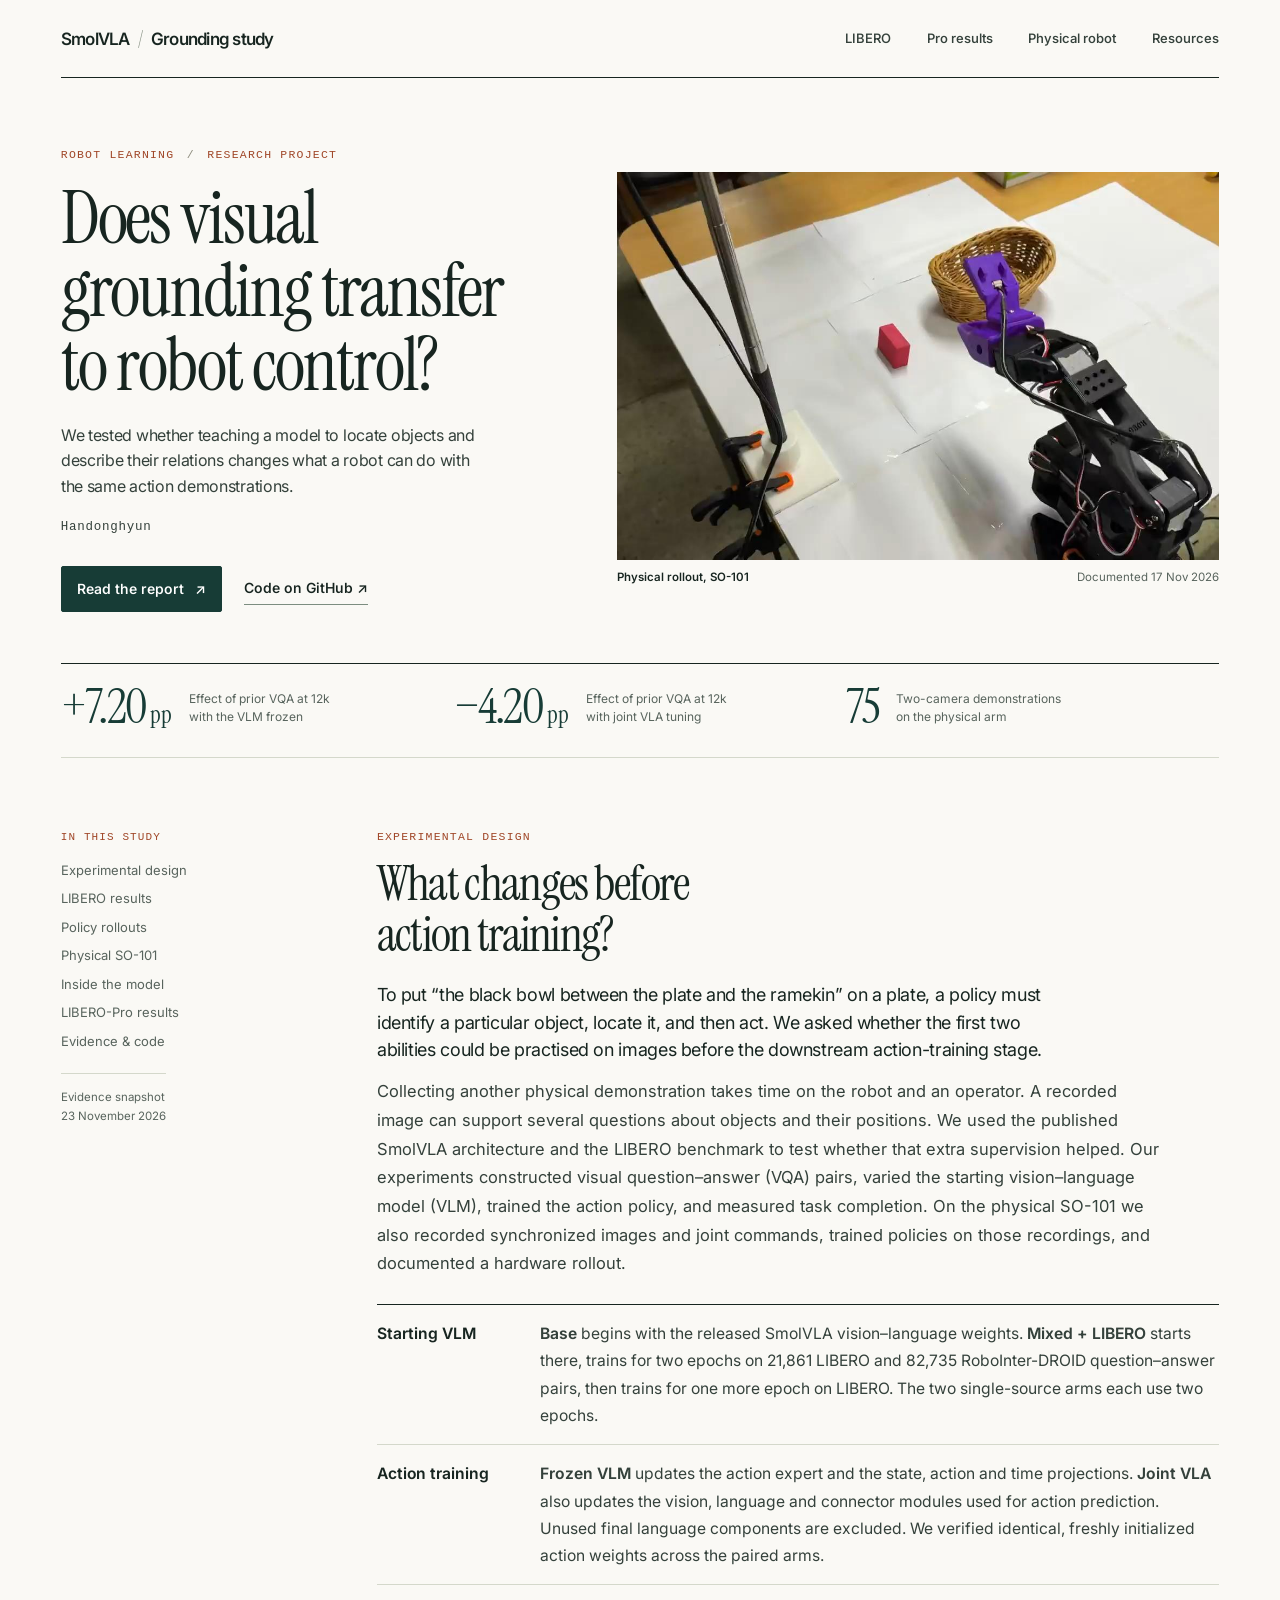
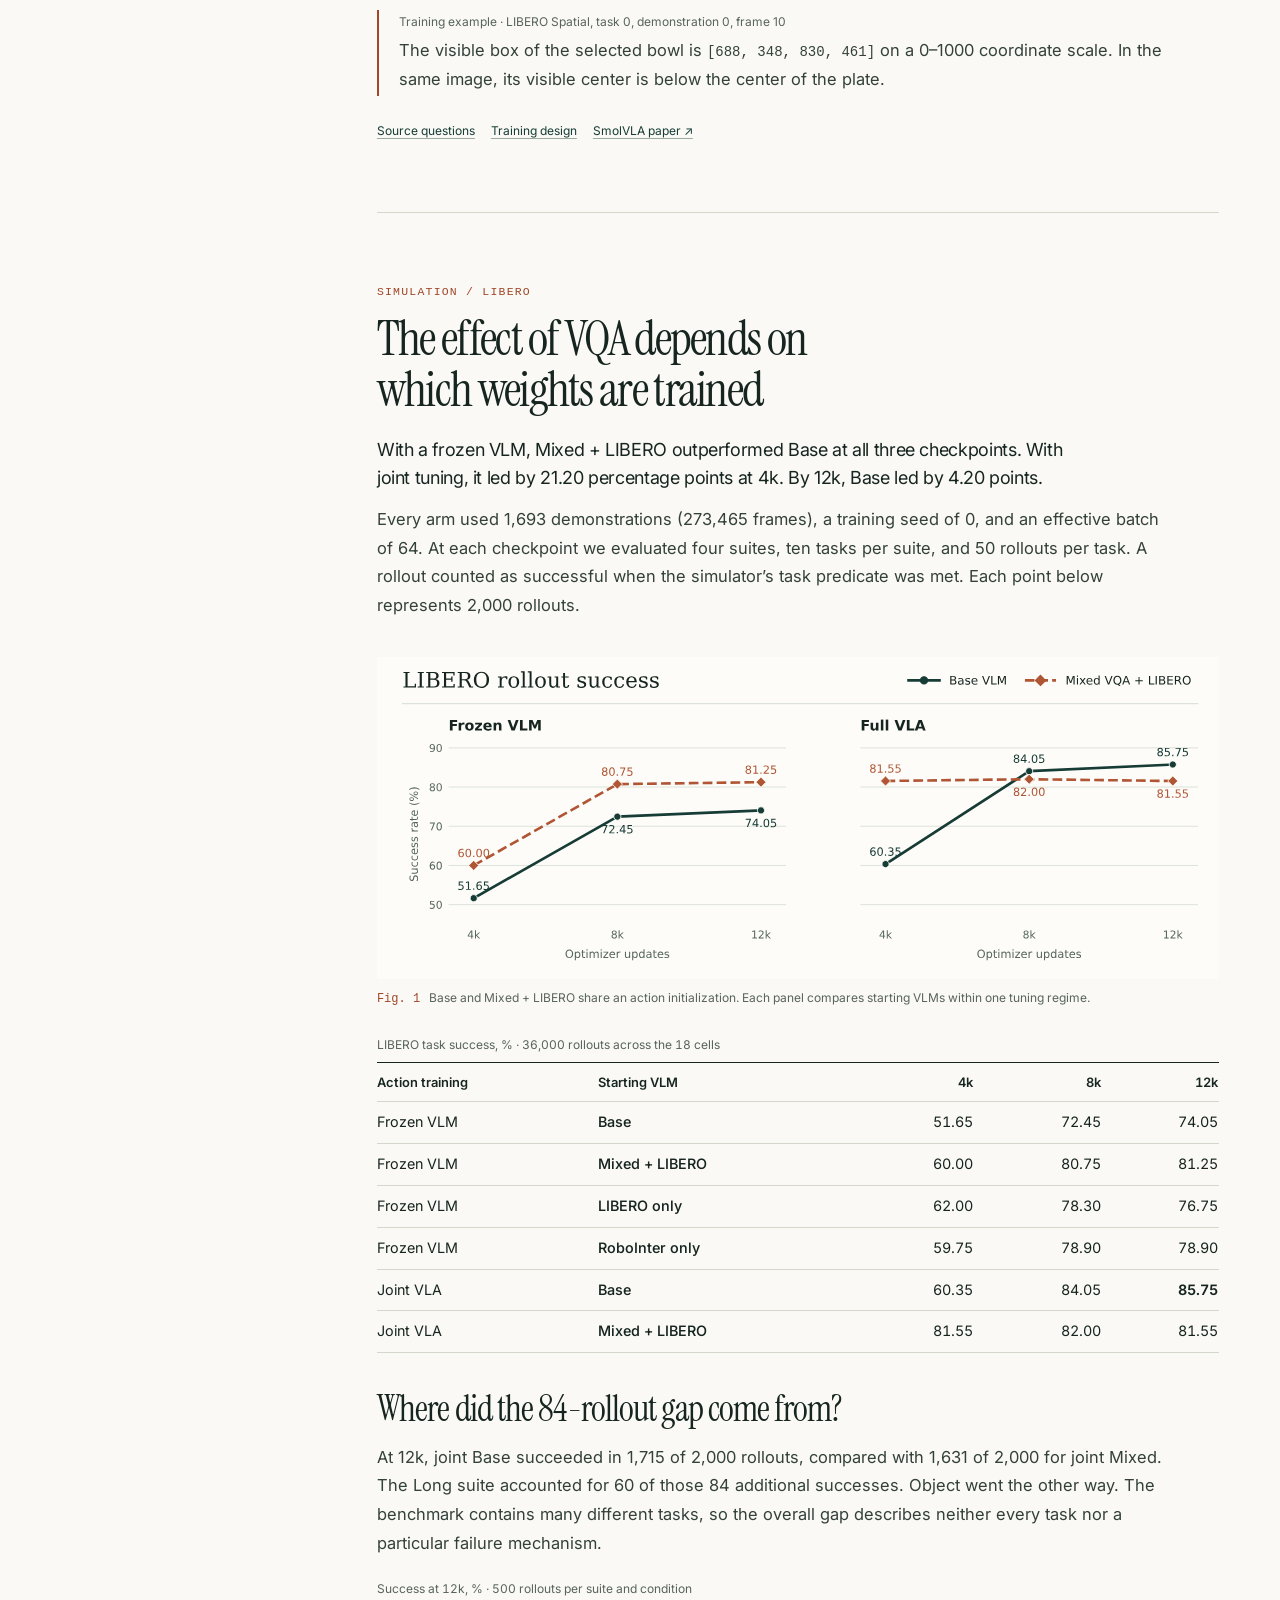
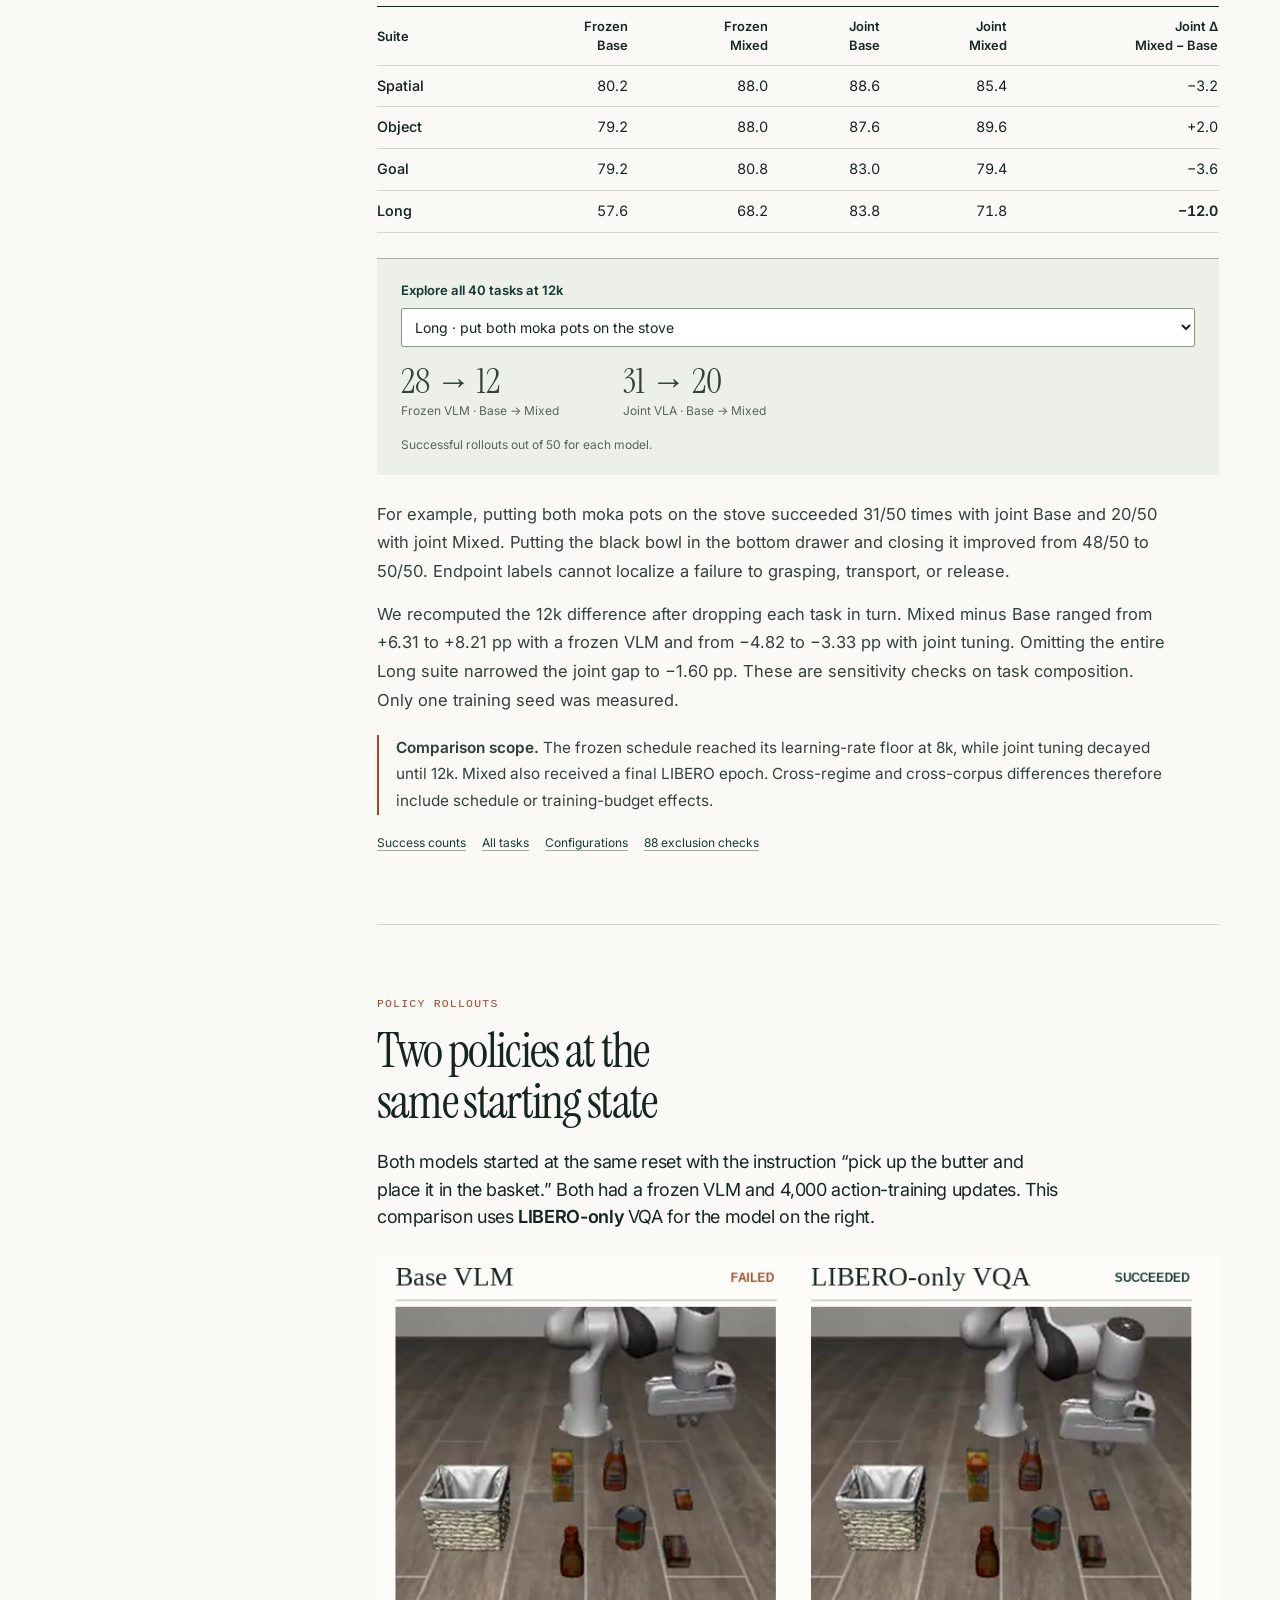
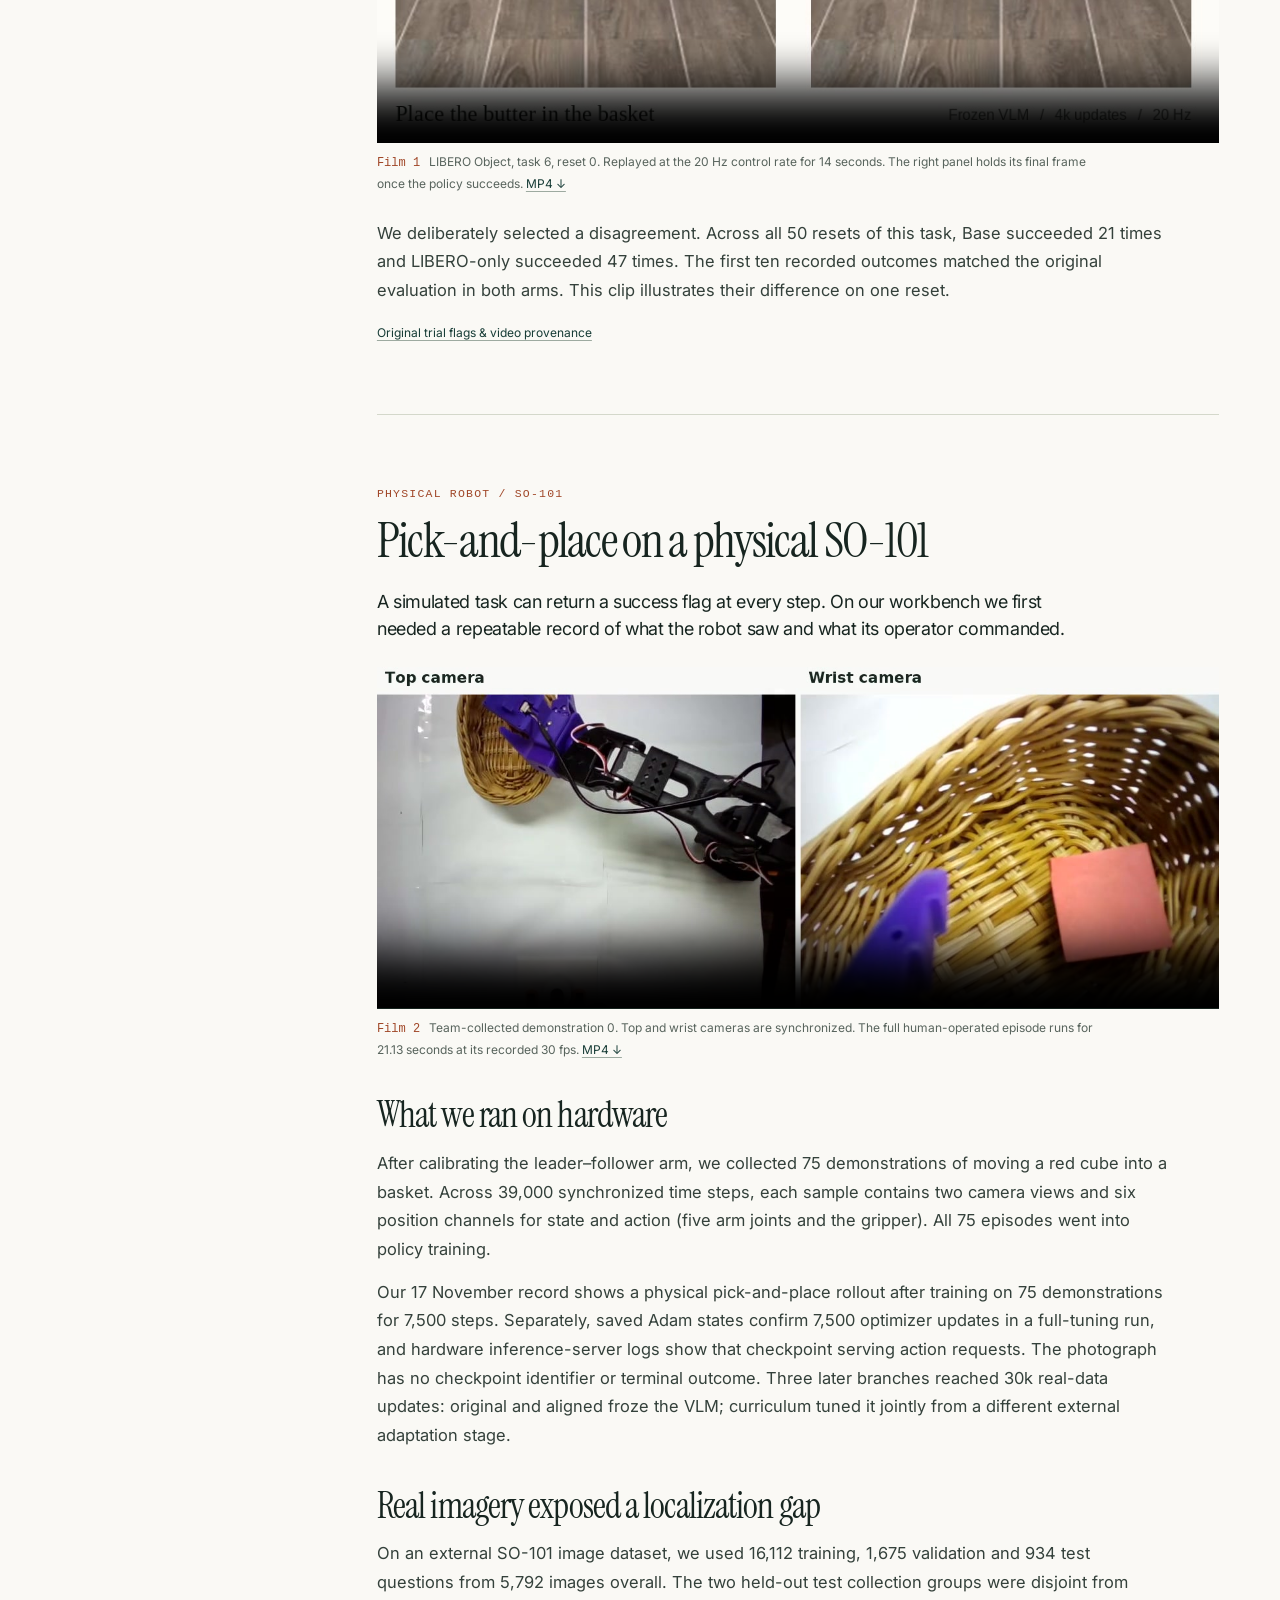
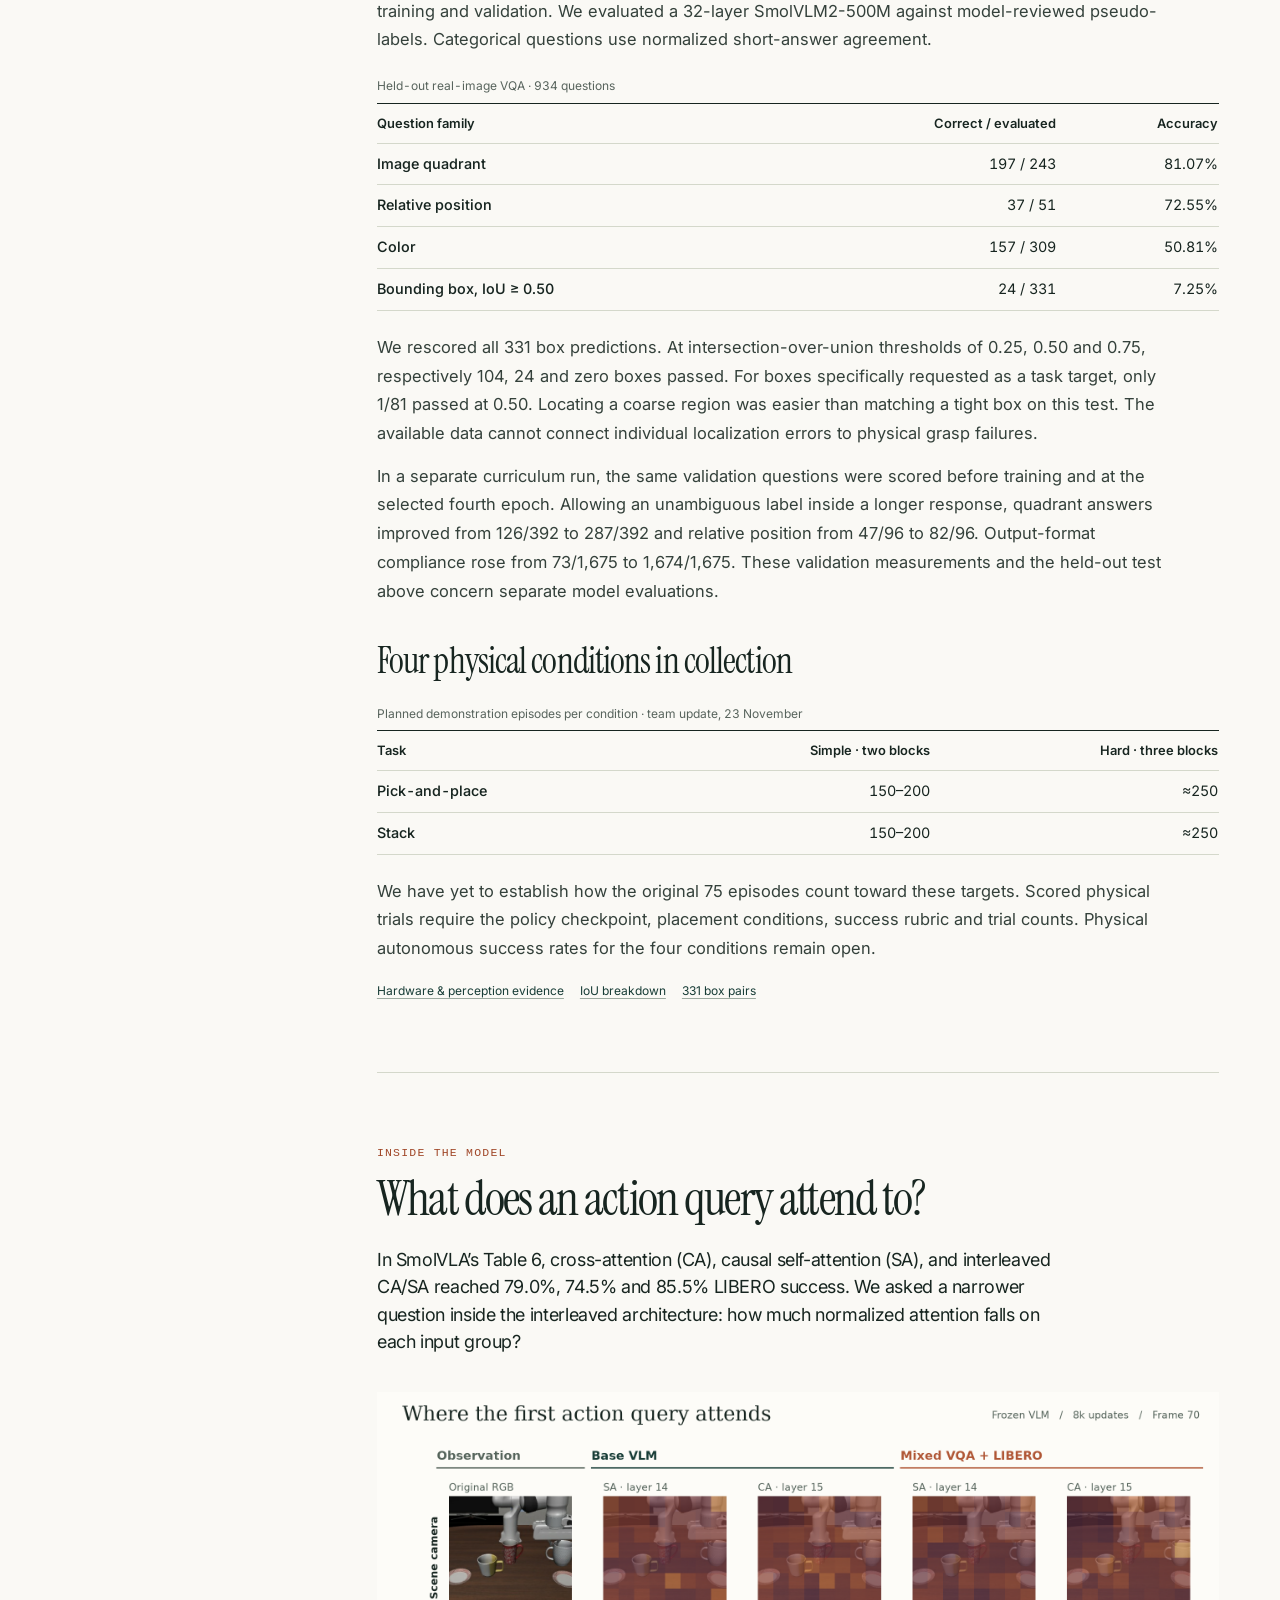
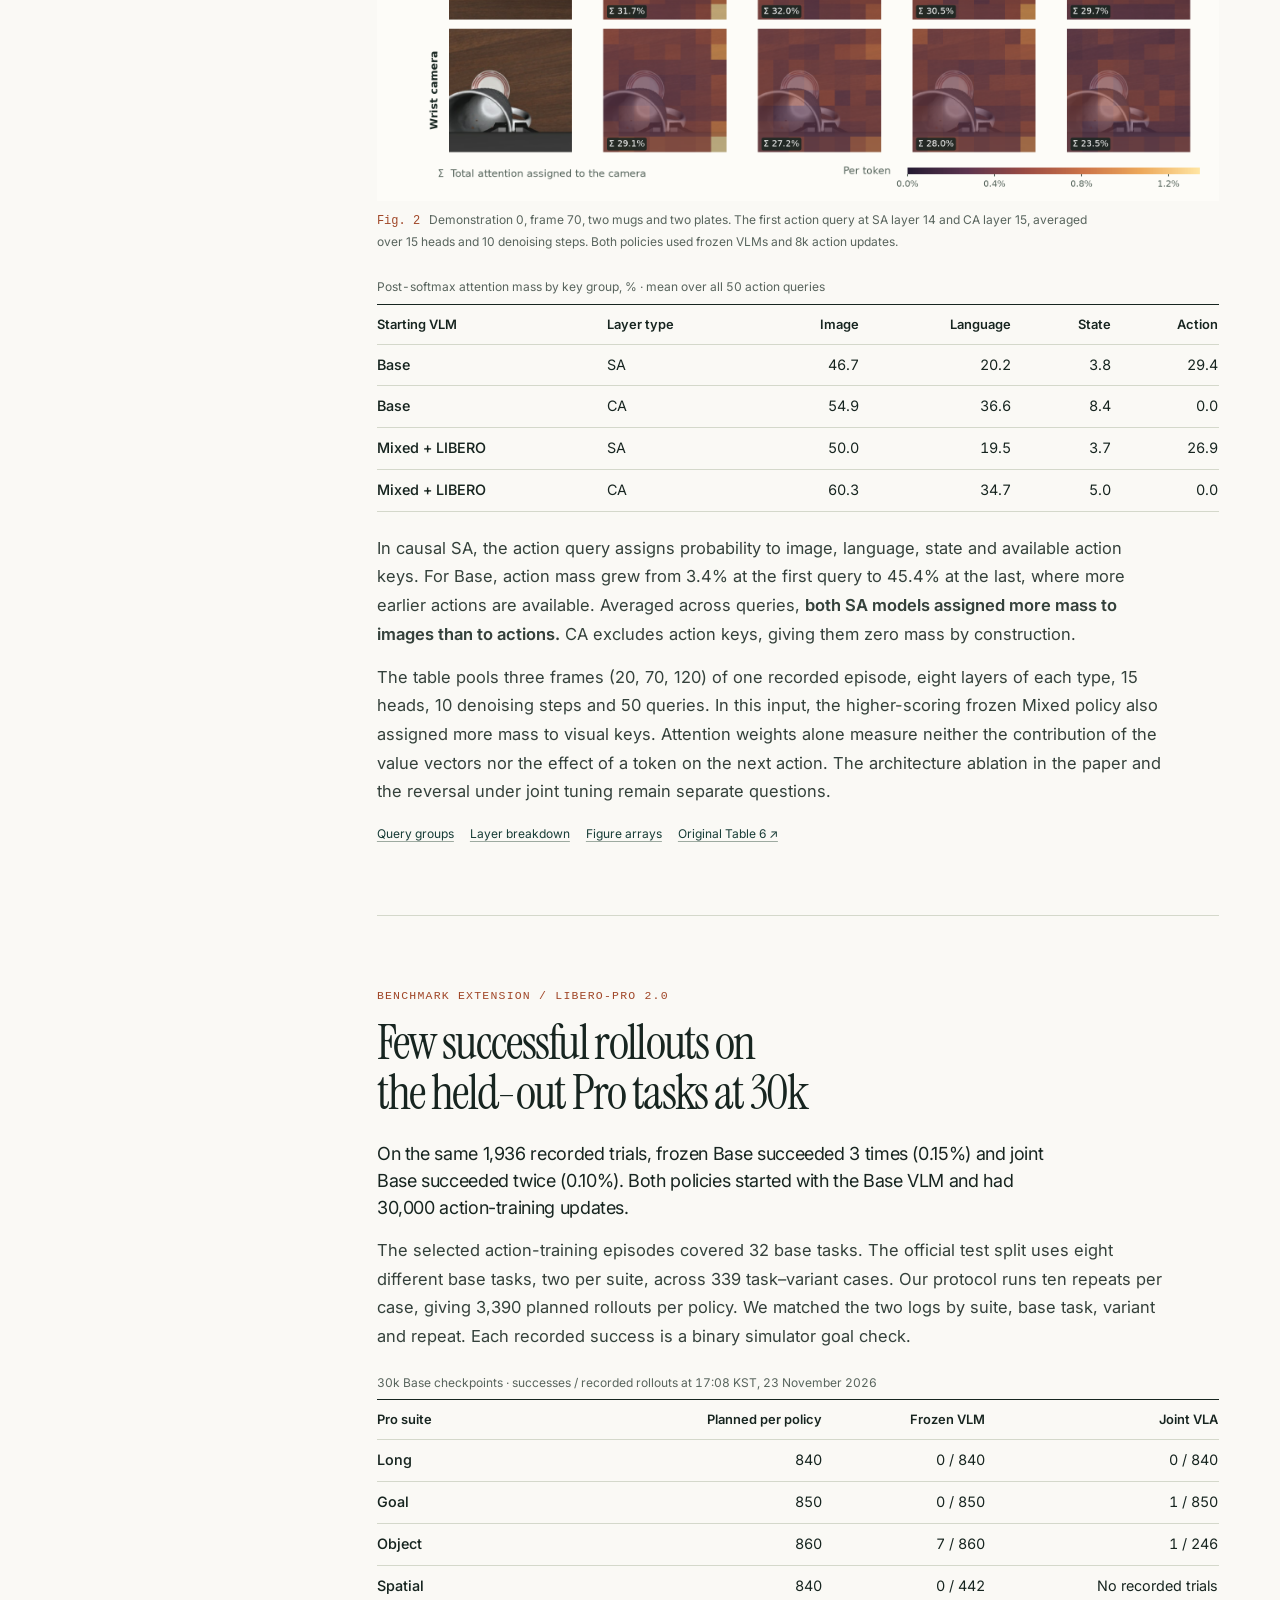
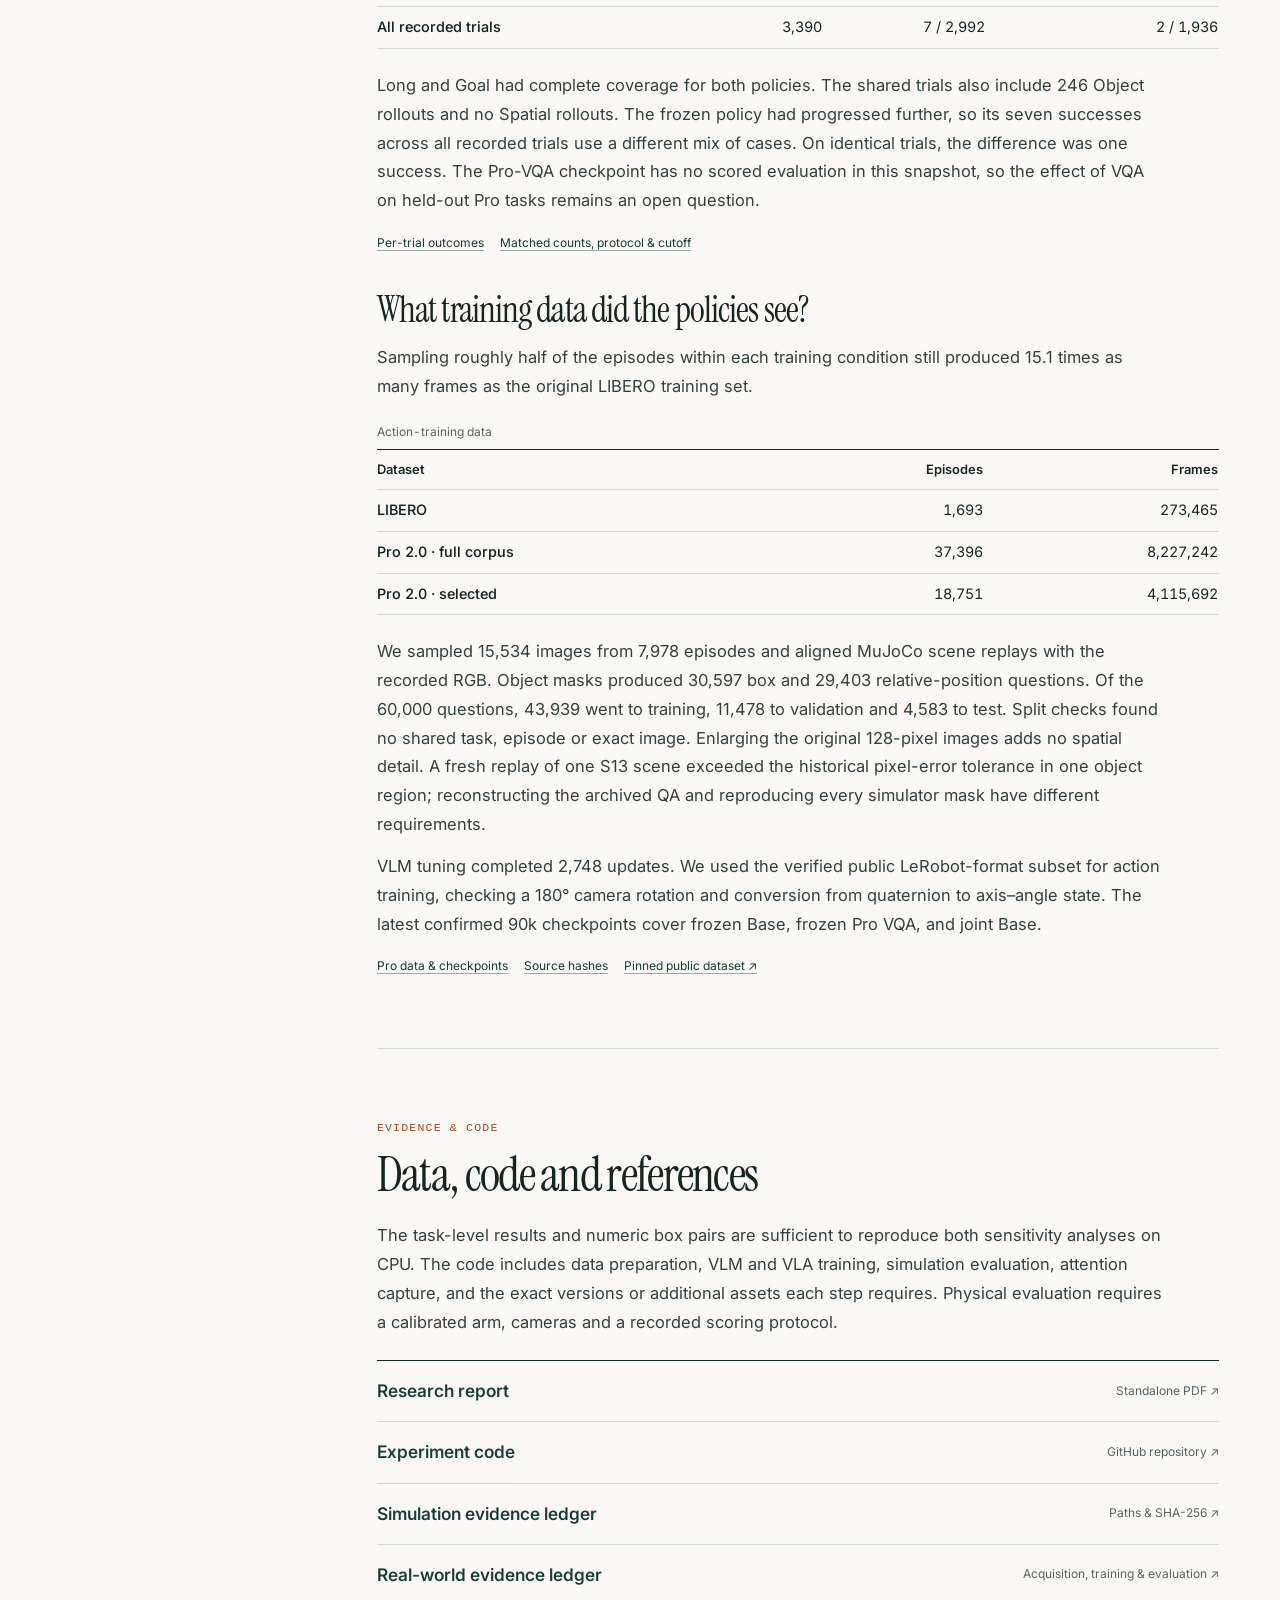
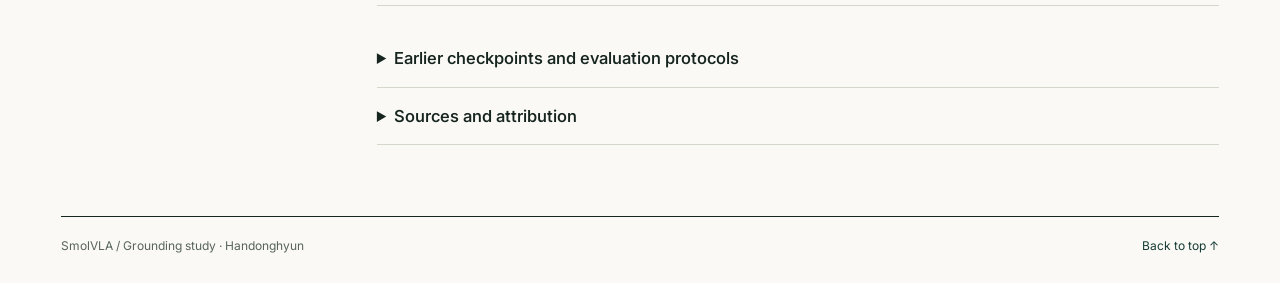
<file: site/index.html>
<!doctype html>
<html lang="en">
<head>
  <meta charset="utf-8">
  <meta name="viewport" content="width=device-width,initial-scale=1">
  <title>Does visual grounding transfer to robot control? — SmolVLA study</title>
  <meta name="description" content="A controlled SmolVLA study across 36,000 LIBERO rollouts, real-world visual questions, and a physical SO-101 robot.">
  <meta name="author" content="Handonghyun">
  <meta name="theme-color" content="#f8f7f2">
  <link rel="icon" href="data:,">
  <link rel="preload" href="assets/fonts/InstrumentSerif-Regular.ttf" as="font" type="font/ttf" crossorigin>
  <link rel="stylesheet" href="style.css">
  <script id="task-values" type="application/json">[{"suite":"Spatial","id":0,"instruction":"pick up the black bowl between the plate and the ramekin and place it on the plate","frozen-base":39,"frozen-finetuned":41,"full-base":49,"full-finetuned":48},{"suite":"Spatial","id":1,"instruction":"pick up the black bowl next to the ramekin and place it on the plate","frozen-base":48,"frozen-finetuned":48,"full-base":49,"full-finetuned":49},{"suite":"Spatial","id":2,"instruction":"pick up the black bowl from table center and place it on the plate","frozen-base":47,"frozen-finetuned":49,"full-base":49,"full-finetuned":50},{"suite":"Spatial","id":3,"instruction":"pick up the black bowl on the cookie box and place it on the plate","frozen-base":44,"frozen-finetuned":45,"full-base":50,"full-finetuned":50},{"suite":"Spatial","id":4,"instruction":"pick up the black bowl in the top drawer of the wooden cabinet and place it on the plate","frozen-base":32,"frozen-finetuned":47,"full-base":38,"full-finetuned":41},{"suite":"Spatial","id":5,"instruction":"pick up the black bowl on the ramekin and place it on the plate","frozen-base":27,"frozen-finetuned":29,"full-base":22,"full-finetuned":7},{"suite":"Spatial","id":6,"instruction":"pick up the black bowl next to the cookie box and place it on the plate","frozen-base":44,"frozen-finetuned":48,"full-base":49,"full-finetuned":49},{"suite":"Spatial","id":7,"instruction":"pick up the black bowl on the stove and place it on the plate","frozen-base":39,"frozen-finetuned":47,"full-base":45,"full-finetuned":47},{"suite":"Spatial","id":8,"instruction":"pick up the black bowl next to the plate and place it on the plate","frozen-base":39,"frozen-finetuned":40,"full-base":46,"full-finetuned":48},{"suite":"Spatial","id":9,"instruction":"pick up the black bowl on the wooden cabinet and place it on the plate","frozen-base":42,"frozen-finetuned":46,"full-base":46,"full-finetuned":38},{"suite":"Object","id":0,"instruction":"pick up the alphabet soup and place it in the basket","frozen-base":49,"frozen-finetuned":50,"full-base":45,"full-finetuned":49},{"suite":"Object","id":1,"instruction":"pick up the cream cheese and place it in the basket","frozen-base":32,"frozen-finetuned":43,"full-base":47,"full-finetuned":47},{"suite":"Object","id":2,"instruction":"pick up the salad dressing and place it in the basket","frozen-base":41,"frozen-finetuned":41,"full-base":24,"full-finetuned":21},{"suite":"Object","id":3,"instruction":"pick up the bbq sauce and place it in the basket","frozen-base":48,"frozen-finetuned":49,"full-base":43,"full-finetuned":50},{"suite":"Object","id":4,"instruction":"pick up the ketchup and place it in the basket","frozen-base":45,"frozen-finetuned":42,"full-base":38,"full-finetuned":36},{"suite":"Object","id":5,"instruction":"pick up the tomato sauce and place it in the basket","frozen-base":24,"frozen-finetuned":45,"full-base":49,"full-finetuned":50},{"suite":"Object","id":6,"instruction":"pick up the butter and place it in the basket","frozen-base":35,"frozen-finetuned":43,"full-base":49,"full-finetuned":48},{"suite":"Object","id":7,"instruction":"pick up the milk and place it in the basket","frozen-base":44,"frozen-finetuned":38,"full-base":45,"full-finetuned":50},{"suite":"Object","id":8,"instruction":"pick up the chocolate pudding and place it in the basket","frozen-base":38,"frozen-finetuned":44,"full-base":49,"full-finetuned":50},{"suite":"Object","id":9,"instruction":"pick up the orange juice and place it in the basket","frozen-base":40,"frozen-finetuned":45,"full-base":49,"full-finetuned":47},{"suite":"Goal","id":0,"instruction":"open the middle drawer of the cabinet","frozen-base":37,"frozen-finetuned":47,"full-base":36,"full-finetuned":46},{"suite":"Goal","id":1,"instruction":"put the bowl on the stove","frozen-base":48,"frozen-finetuned":50,"full-base":49,"full-finetuned":47},{"suite":"Goal","id":2,"instruction":"put the wine bottle on top of the cabinet","frozen-base":41,"frozen-finetuned":39,"full-base":45,"full-finetuned":48},{"suite":"Goal","id":3,"instruction":"open the top drawer and put the bowl inside","frozen-base":24,"frozen-finetuned":18,"full-base":27,"full-finetuned":19},{"suite":"Goal","id":4,"instruction":"put the bowl on top of the cabinet","frozen-base":49,"frozen-finetuned":45,"full-base":50,"full-finetuned":49},{"suite":"Goal","id":5,"instruction":"push the plate to the front of the stove","frozen-base":45,"frozen-finetuned":39,"full-base":43,"full-finetuned":24},{"suite":"Goal","id":6,"instruction":"put the cream cheese in the bowl","frozen-base":30,"frozen-finetuned":34,"full-base":36,"full-finetuned":33},{"suite":"Goal","id":7,"instruction":"turn on the stove","frozen-base":50,"frozen-finetuned":50,"full-base":48,"full-finetuned":50},{"suite":"Goal","id":8,"instruction":"put the bowl on the plate","frozen-base":47,"frozen-finetuned":50,"full-base":49,"full-finetuned":49},{"suite":"Goal","id":9,"instruction":"put the wine bottle on the rack","frozen-base":25,"frozen-finetuned":32,"full-base":32,"full-finetuned":32},{"suite":"Long","id":0,"instruction":"put both the alphabet soup and the tomato sauce in the basket","frozen-base":15,"frozen-finetuned":32,"full-base":41,"full-finetuned":32},{"suite":"Long","id":1,"instruction":"put both the cream cheese box and the butter in the basket","frozen-base":31,"frozen-finetuned":41,"full-base":40,"full-finetuned":46},{"suite":"Long","id":2,"instruction":"turn on the stove and put the moka pot on it","frozen-base":40,"frozen-finetuned":46,"full-base":47,"full-finetuned":37},{"suite":"Long","id":3,"instruction":"put the black bowl in the bottom drawer of the cabinet and close it","frozen-base":44,"frozen-finetuned":49,"full-base":48,"full-finetuned":50},{"suite":"Long","id":4,"instruction":"put the white mug on the left plate and put the yellow and white mug on the right plate","frozen-base":19,"frozen-finetuned":25,"full-base":42,"full-finetuned":32},{"suite":"Long","id":5,"instruction":"pick up the book and place it in the back compartment of the caddy","frozen-base":37,"frozen-finetuned":49,"full-base":49,"full-finetuned":39},{"suite":"Long","id":6,"instruction":"put the white mug on the plate and put the chocolate pudding to the right of the plate","frozen-base":31,"frozen-finetuned":19,"full-base":34,"full-finetuned":34},{"suite":"Long","id":7,"instruction":"put both the alphabet soup and the cream cheese box in the basket","frozen-base":14,"frozen-finetuned":30,"full-base":43,"full-finetuned":36},{"suite":"Long","id":8,"instruction":"put both moka pots on the stove","frozen-base":28,"frozen-finetuned":12,"full-base":31,"full-finetuned":20},{"suite":"Long","id":9,"instruction":"put the yellow and white mug in the microwave and close it","frozen-base":29,"frozen-finetuned":38,"full-base":44,"full-finetuned":33}]</script>
  <script src="config.js" defer></script><script src="page.js" defer></script>
</head>
<body>
<a href="#method" class="skip">Skip to study</a>
<header class="mast"><div class="frame">
  <a class="wordmark" href="#top">SmolVLA <i>/</i> Grounding study</a>
  <nav aria-label="Primary navigation"><a href="#libero">LIBERO</a><a href="#pro">Pro results</a><a href="#robot">Physical robot</a><a href="#resources">Resources</a></nav>
</div></header>
<main id="top">
<div class="front frame">
  <div class="hero-grid">
    <div class="headline">
      <p class="kicker">Robot learning <span class="sep">/</span> Research project</p>
      <h1>Does visual grounding transfer to robot control?</h1>
      <p class="dek">We tested whether teaching a model to locate objects and describe their relations changes what a robot can do with the same action demonstrations.</p>
      <p class="byline">Handonghyun</p>
      <div class="actions"><a class="primary" href="report.pdf">Read the report <span aria-hidden="true">↗</span></a><a class="plain" href="downloads/code.zip" data-code download>Download code <span aria-hidden="true">↓</span></a></div>
    </div>
    <figure class="lead-photo">
      <img src="assets/so101-rollout-record.jpg" width="1280" height="720" fetchpriority="high" alt="Physical SO-101 arm above a red block and a wicker basket on the team’s workbench.">
      <figcaption><span>Physical rollout, SO-101</span><span>Documented 17 Nov 2026</span></figcaption>
    </figure>
  </div>
  <div class="findings">
    <p><strong>+7.20<span> <abbr title="percentage points">pp</abbr></span></strong><span>Effect of prior VQA at 12k <br>with the VLM frozen</span></p>
    <p><strong>−4.20<span> <abbr title="percentage points">pp</abbr></span></strong><span>Effect of prior VQA at 12k <br>with joint VLA tuning</span></p>
    <p><strong>75</strong><span>Two-camera demonstrations <br>on the physical arm</span></p>
  </div>
</div>

<div class="study frame">
<aside class="rail"><div><p>In this study</p><nav aria-label="Study contents">
  <a href="#method">Experimental design</a><a href="#libero">LIBERO results</a><a href="#rollout">Policy rollouts</a><a href="#robot">Physical SO-101</a><a href="#attention">Inside the model</a><a href="#pro">LIBERO-Pro results</a><a href="#resources">Evidence &amp; code</a>
</nav><small>Evidence snapshot<br>23 November 2026</small></div></aside>
<article class="body">
<section id="method">
  <p class="kicker">Experimental design</p><h2>What changes before action training?</h2>
  <p class="lead">To put “the black bowl between the plate and the ramekin” on a plate, a policy must identify a particular object, locate it, and then act. We asked whether the first two abilities could be practised on images before the downstream action-training stage.</p>
  <p>Collecting another physical demonstration takes time on the robot and an operator. A recorded image can support several questions about objects and their positions. We used the published SmolVLA architecture and the LIBERO benchmark to test whether that extra supervision helped. Our experiments constructed visual question–answer (VQA) pairs, varied the starting vision–language model (VLM), trained the action policy, and measured task completion. On the physical SO-101 we also recorded synchronized images and joint commands, trained policies on those recordings, and documented a hardware rollout.</p>
  <dl class="decisions"><div><dt>Starting VLM</dt><dd><b>Base</b> begins with the released SmolVLA vision–language weights. <b>Mixed + LIBERO</b> starts there, trains for two epochs on 21,861 LIBERO and 82,735 RoboInter-DROID question–answer pairs, then trains for one more epoch on LIBERO. The two single-source arms each use two epochs.</dd></div>
  <div><dt>Action training</dt><dd><b>Frozen VLM</b> updates the action expert and the state, action and time projections. <b>Joint VLA</b> also updates the vision, language and connector modules used for action prediction. Unused final language components are excluded. We verified identical, freshly initialized action weights across the paired arms.</dd></div></dl>
  <figure class="fieldnote"><figcaption>Training example · LIBERO Spatial, task 0, demonstration 0, frame 10</figcaption><p>The visible box of the selected bowl is <code>[688, 348, 830, 461]</code> on a 0–1000 coordinate scale. In the same image, its visible center is <em>below</em> the center of the plate.</p></figure>
  <p class="refs"><a href="evidence/method.json">Source questions</a><a href="evidence/simulation.json">Training design</a><a href="https://arxiv.org/abs/2506.01844">SmolVLA paper ↗</a></p>
</section>

<section id="libero">
  <p class="kicker">Simulation / LIBERO</p><h2>The effect of VQA depends on which weights are trained</h2>
  <p class="lead">With a frozen VLM, Mixed + LIBERO outperformed Base at all three checkpoints. With joint tuning, it led by 21.20 percentage points at 4k. By 12k, Base led by 4.20 points.</p>
  <p>Every arm used 1,693 demonstrations (273,465 frames), a training seed of 0, and an effective batch of 64. At each checkpoint we evaluated four suites, ten tasks per suite, and 50 rollouts per task. A rollout counted as successful when the simulator’s task predicate was met. Each point below represents 2,000 rollouts.</p>
  <figure class="figure chart"><img src="assets/libero-curves.svg" alt="At 4k, 8k and 12k, Mixed exceeds Base with a frozen VLM. In the joint setting Base overtakes it by 8k."><figcaption><b>Fig. 1</b> Base and Mixed + LIBERO share an action initialization. Each panel compares starting VLMs within one tuning regime.</figcaption></figure>
  <div class="tablewrap"><table id="overall"><caption>LIBERO task success, % · 36,000 rollouts across the 18 cells</caption><thead><tr><th>Action training</th><th>Starting VLM</th><th>4k</th><th>8k</th><th>12k</th></tr></thead><tbody>
  <tr><td>Frozen VLM</td><th>Base</th><td>51.65</td><td>72.45</td><td>74.05</td></tr>
  <tr><td>Frozen VLM</td><th>Mixed + LIBERO</th><td>60.00</td><td>80.75</td><td>81.25</td></tr>
  <tr><td>Frozen VLM</td><th>LIBERO only</th><td>62.00</td><td>78.30</td><td>76.75</td></tr>
  <tr><td>Frozen VLM</td><th>RoboInter only</th><td>59.75</td><td>78.90</td><td>78.90</td></tr>
  <tr class="divider"><td>Joint VLA</td><th>Base</th><td>60.35</td><td>84.05</td><td><b>85.75</b></td></tr>
  <tr><td>Joint VLA</td><th>Mixed + LIBERO</th><td>81.55</td><td>82.00</td><td>81.55</td></tr>
  </tbody></table></div>
  <h3>Where did the 84-rollout gap come from?</h3>
  <p>At 12k, joint Base succeeded in 1,715 of 2,000 rollouts, compared with 1,631 of 2,000 for joint Mixed. The Long suite accounted for 60 of those 84 additional successes. Object went the other way. The benchmark contains many different tasks, so the overall gap describes neither every task nor a particular failure mechanism.</p>
  <div class="tablewrap"><table id="suites"><caption>Success at 12k, % · 500 rollouts per suite and condition</caption><thead><tr><th>Suite</th><th>Frozen<br>Base</th><th>Frozen<br>Mixed</th><th>Joint<br>Base</th><th>Joint<br>Mixed</th><th>Joint Δ<br>Mixed − Base</th></tr></thead><tbody>
  <tr><th>Spatial</th><td>80.2</td><td>88.0</td><td>88.6</td><td>85.4</td><td>−3.2</td></tr><tr><th>Object</th><td>79.2</td><td>88.0</td><td>87.6</td><td>89.6</td><td>+2.0</td></tr>
  <tr><th>Goal</th><td>79.2</td><td>80.8</td><td>83.0</td><td>79.4</td><td>−3.6</td></tr><tr><th>Long</th><td>57.6</td><td>68.2</td><td>83.8</td><td>71.8</td><td><b>−12.0</b></td></tr>
  </tbody></table></div>
  <div class="explorer" id="task-explorer" hidden>
    <label for="task-picker">Explore all 40 tasks at 12k</label><select id="task-picker" aria-describedby="current-instruction"></select>
    <p id="current-instruction" class="task-instruction"></p>
    <div class="task-results" aria-live="polite"><p><strong id="task-frozen"></strong><span>Frozen VLM · Base → Mixed</span></p><p><strong id="task-joint"></strong><span>Joint VLA · Base → Mixed</span></p></div>
    <small>Successful rollouts out of 50 for each model.</small>
  </div>
  <p>For example, putting both moka pots on the stove succeeded 31/50 times with joint Base and 20/50 with joint Mixed. Putting the black bowl in the bottom drawer and closing it improved from 48/50 to 50/50. Endpoint labels cannot localize a failure to grasping, transport, or release.</p>
  <p>We recomputed the 12k difference after dropping each task in turn. Mixed minus Base ranged from +6.31 to +8.21 pp with a frozen VLM and from −4.82 to −3.33 pp with joint tuning. Omitting the entire Long suite narrowed the joint gap to −1.60 pp. These are sensitivity checks on task composition. Only one training seed was measured.</p>
  <p class="caveat"><b>Comparison scope.</b> The frozen schedule reached its learning-rate floor at 8k, while joint tuning decayed until 12k. Mixed also received a final LIBERO epoch. Cross-regime and cross-corpus differences therefore include schedule or training-budget effects.</p>
  <p class="refs"><a href="evidence/libero.csv">Success counts</a><a href="evidence/libero-tasks.csv">All tasks</a><a href="evidence/libero-configs.csv">Configurations</a><a href="evidence/sensitivity.csv">88 exclusion checks</a></p>
</section>

<section id="rollout">
  <p class="kicker">Policy rollouts</p><h2>Two policies at the same starting state</h2>
  <p class="lead">Both models started at the same reset with the instruction “pick up the butter and place it in the basket.” Both had a frozen VLM and 4,000 action-training updates. This comparison uses <b>LIBERO-only</b> VQA for the model on the right.</p>
  <figure class="figure"><video controls playsinline preload="metadata" poster="assets/libero-comparison.jpg" aria-label="Base fails on the left; the LIBERO-only VQA policy succeeds on the right, from the same reset."><source src="assets/libero-comparison.mp4" type="video/mp4"></video>
  <figcaption><b>Film 1</b> LIBERO Object, task 6, reset 0. Replayed at the 20 Hz control rate for 14 seconds. The right panel holds its final frame once the policy succeeds. <a href="assets/libero-comparison.mp4" download>MP4 ↓</a></figcaption></figure>
  <p>We deliberately selected a disagreement. Across all 50 resets of this task, Base succeeded 21 times and LIBERO-only succeeded 47 times. The first ten recorded outcomes matched the original evaluation in both arms. This clip illustrates their difference on one reset.</p>
  <p class="refs"><a href="evidence/libero-video.json">Original trial flags &amp; video provenance</a></p>
</section>

<section id="robot">
  <p class="kicker">Physical robot / SO-101</p><h2>Pick-and-place on a physical SO-101</h2>
  <p class="lead">A simulated task can return a success flag at every step. On our workbench we first needed a repeatable record of what the robot saw and what its operator commanded.</p>
  <figure class="figure"><video controls playsinline preload="metadata" poster="assets/so101-demo-poster.jpg" aria-label="Synchronized top and wrist camera views of a person teleoperating the SO-101 to move a red block into a basket."><source src="assets/so101-demo.mp4" type="video/mp4"></video>
  <figcaption><b>Film 2</b> Team-collected demonstration 0. Top and wrist cameras are synchronized. The full human-operated episode runs for 21.13 seconds at its recorded 30 fps. <a href="assets/so101-demo.mp4" download>MP4 ↓</a></figcaption></figure>
  <h3>What we ran on hardware</h3>
  <p>After calibrating the leader–follower arm, we collected 75 demonstrations of moving a red cube into a basket. Across 39,000 synchronized time steps, each sample contains two camera views and six position channels for state and action (five arm joints and the gripper). All 75 episodes went into policy training.</p>
  <p>Our 17 November record shows a physical pick-and-place rollout after training on 75 demonstrations for 7,500 steps. Separately, saved Adam states confirm 7,500 optimizer updates in a full-tuning run, and hardware inference-server logs show that checkpoint serving action requests. The photograph has no checkpoint identifier or terminal outcome. Three later branches reached 30k real-data updates: original and aligned froze the VLM; curriculum tuned it jointly from a different external adaptation stage.</p>
  <h3>Real imagery exposed a localization gap</h3>
  <p>On an external SO-101 image dataset, we used 16,112 training, 1,675 validation and 934 test questions from 5,792 images overall. The two held-out test collection groups were disjoint from training and validation. We evaluated a 32-layer SmolVLM2-500M against model-reviewed pseudo-labels. Categorical questions use normalized short-answer agreement.</p>
  <div class="tablewrap"><table id="realqa"><caption>Held-out real-image VQA · 934 questions</caption><thead><tr><th>Question family</th><th>Correct / evaluated</th><th>Accuracy</th></tr></thead><tbody>
  <tr><th>Image quadrant</th><td>197 / 243</td><td>81.07%</td></tr><tr><th>Relative position</th><td>37 / 51</td><td>72.55%</td></tr><tr><th>Color</th><td>157 / 309</td><td>50.81%</td></tr><tr><th>Bounding box, IoU ≥ 0.50</th><td>24 / 331</td><td>7.25%</td></tr></tbody></table></div>
  <p>We rescored all 331 box predictions. At intersection-over-union thresholds of 0.25, 0.50 and 0.75, respectively 104, 24 and zero boxes passed. For boxes specifically requested as a task target, only 1/81 passed at 0.50. Locating a coarse region was easier than matching a tight box on this test. The available data cannot connect individual localization errors to physical grasp failures.</p>
  <p>In a separate curriculum run, the same validation questions were scored before training and at the selected fourth epoch. Allowing an unambiguous label inside a longer response, quadrant answers improved from 126/392 to 287/392 and relative position from 47/96 to 82/96. Output-format compliance rose from 73/1,675 to 1,674/1,675. These validation measurements and the held-out test above concern separate model evaluations.</p>
  <h3>Four physical conditions in collection</h3>
  <div class="tablewrap"><table id="collection"><caption>Planned demonstration episodes per condition · team update, 23 November</caption><thead><tr><th>Task</th><th>Simple · two blocks</th><th>Hard · three blocks</th></tr></thead><tbody><tr><th>Pick-and-place</th><td>150–200</td><td>≈250</td></tr><tr><th>Stack</th><td>150–200</td><td>≈250</td></tr></tbody></table></div>
  <p>We have yet to establish how the original 75 episodes count toward these targets. Scored physical trials require the policy checkpoint, placement conditions, success rubric and trial counts. Physical autonomous success rates for the four conditions remain open.</p>
  <p class="refs"><a href="evidence/real-world.json">Hardware &amp; perception evidence</a><a href="evidence/real-box-thresholds.csv">IoU breakdown</a><a href="evidence/real-box-pairs.csv">331 box pairs</a></p>
</section>

<section id="attention">
  <p class="kicker">Inside the model</p><h2>What does an action query attend to?</h2>
  <p class="lead">In SmolVLA’s Table 6, cross-attention (CA), causal self-attention (SA), and interleaved CA/SA reached 79.0%, 74.5% and 85.5% LIBERO success. We asked a narrower question inside the interleaved architecture: how much normalized attention falls on each input group?</p>
  <figure class="figure chart"><img src="assets/attention-map.png" alt="Two camera views with overlaid attention maps from Base and Mixed VLMs. All panels show the first action query at the same input and use one absolute probability scale."><figcaption><b>Fig. 2</b> Demonstration 0, frame 70, two mugs and two plates. The first action query at SA layer 14 and CA layer 15, averaged over 15 heads and 10 denoising steps. Both policies used frozen VLMs and 8k action updates.</figcaption></figure>
  <div class="tablewrap"><table id="attention-table"><caption>Post-softmax attention mass by key group, % · mean over all 50 action queries</caption><thead><tr><th>Starting VLM</th><th>Layer type</th><th>Image</th><th>Language</th><th>State</th><th>Action</th></tr></thead><tbody>
  <tr><th>Base</th><td>SA</td><td>46.7</td><td>20.2</td><td>3.8</td><td>29.4</td></tr><tr><th>Base</th><td>CA</td><td>54.9</td><td>36.6</td><td>8.4</td><td>0.0</td></tr>
  <tr><th>Mixed + LIBERO</th><td>SA</td><td>50.0</td><td>19.5</td><td>3.7</td><td>26.9</td></tr><tr><th>Mixed + LIBERO</th><td>CA</td><td>60.3</td><td>34.7</td><td>5.0</td><td>0.0</td></tr></tbody></table></div>
  <p>In causal SA, the action query assigns probability to image, language, state and available action keys. For Base, action mass grew from 3.4% at the first query to 45.4% at the last, where more earlier actions are available. Averaged across queries, <b>both SA models assigned more mass to images than to actions.</b> CA excludes action keys, giving them zero mass by construction.</p>
  <p>The table pools three frames (20, 70, 120) of one recorded episode, eight layers of each type, 15 heads, 10 denoising steps and 50 queries. In this input, the higher-scoring frozen Mixed policy also assigned more mass to visual keys. Attention weights alone measure neither the contribution of the value vectors nor the effect of a token on the next action. The architecture ablation in the paper and the reversal under joint tuning remain separate questions.</p>
  <p class="refs"><a href="evidence/attention.csv">Query groups</a><a href="evidence/attention-layers.csv">Layer breakdown</a><a href="evidence/attention-map-input.npz">Figure arrays</a><a href="https://arxiv.org/html/2506.01844v1#S4.T6">Original Table 6 ↗</a></p>
</section>

<section id="pro">
  <p class="kicker">Benchmark extension / LIBERO-Pro 2.0</p><h2>Few successful rollouts on the held-out Pro tasks at 30k</h2>
  <p class="lead">On the same 1,936 recorded trials, frozen Base succeeded 3 times (0.15%) and joint Base succeeded twice (0.10%). Both policies started with the Base VLM and had 30,000 action-training updates.</p>
  <p>The selected action-training episodes covered 32 base tasks. The official test split uses eight different base tasks, two per suite, across 339 task–variant cases. Our protocol runs ten repeats per case, giving 3,390 planned rollouts per policy. We matched the two logs by suite, base task, variant and repeat. Each recorded success is a binary simulator goal check.</p>
  <div class="tablewrap"><table id="pro-outcomes"><caption>30k Base checkpoints · successes / recorded rollouts at 17:08 KST, 23 November 2026</caption><thead><tr><th>Pro suite</th><th>Planned per policy</th><th>Frozen VLM</th><th>Joint VLA</th></tr></thead><tbody>
  <tr><th>Long</th><td>840</td><td>0 / 840</td><td>0 / 840</td></tr>
  <tr><th>Goal</th><td>850</td><td>0 / 850</td><td>1 / 850</td></tr>
  <tr><th>Object</th><td>860</td><td>7 / 860</td><td>1 / 246</td></tr>
  <tr><th>Spatial</th><td>840</td><td>0 / 442</td><td>No recorded trials</td></tr>
  <tr class="divider"><th>All recorded trials</th><td>3,390</td><td>7 / 2,992</td><td>2 / 1,936</td></tr>
  </tbody></table></div>
  <p>Long and Goal had complete coverage for both policies. The shared trials also include 246 Object rollouts and no Spatial rollouts. The frozen policy had progressed further, so its seven successes across all recorded trials use a different mix of cases. On identical trials, the difference was one success. The Pro-VQA checkpoint has no scored evaluation in this snapshot, so the effect of VQA on held-out Pro tasks remains an open question.</p>
  <p class="refs"><a href="evidence/pro-30k-trials.csv">Per-trial outcomes</a><a href="evidence/pro-30k.json">Matched counts, protocol &amp; cutoff</a></p>
  <h3>What training data did the policies see?</h3>
  <p>Sampling roughly half of the episodes within each training condition still produced 15.1 times as many frames as the original LIBERO training set.</p>
  <div class="tablewrap"><table><caption>Action-training data</caption><thead><tr><th>Dataset</th><th>Episodes</th><th>Frames</th></tr></thead><tbody>
  <tr><th>LIBERO</th><td>1,693</td><td>273,465</td></tr><tr><th>Pro 2.0 · full corpus</th><td>37,396</td><td>8,227,242</td></tr><tr><th>Pro 2.0 · selected</th><td>18,751</td><td>4,115,692</td></tr></tbody></table></div>
  <p>We sampled 15,534 images from 7,978 episodes and aligned MuJoCo scene replays with the recorded RGB. Object masks produced 30,597 box and 29,403 relative-position questions. Of the 60,000 questions, 43,939 went to training, 11,478 to validation and 4,583 to test. Split checks found no shared task, episode or exact image. Enlarging the original 128-pixel images adds no spatial detail. A fresh replay of one S13 scene exceeded the historical pixel-error tolerance in one object region; reconstructing the archived QA and reproducing every simulator mask have different requirements.</p>
  <p>VLM tuning completed 2,748 updates. We used the verified public LeRobot-format subset for action training, checking a 180° camera rotation and conversion from quaternion to axis–angle state. The latest confirmed 90k checkpoints cover frozen Base, frozen Pro VQA, and joint Base.</p>
  <p class="refs"><a href="evidence/simulation.json">Pro data &amp; checkpoints</a><a href="evidence/simulation-sources.json">Source hashes</a><a href="https://huggingface.co/datasets/phicoltan/libero_pro2/tree/e527a3276cc33258e9979e6c322b703bc8c0ef62">Pinned public dataset ↗</a></p>
</section>

<section id="resources">
  <p class="kicker">Evidence &amp; code</p><h2>Data, code and references</h2>
  <p>The task-level results and numeric box pairs are sufficient to reproduce both sensitivity analyses on CPU. The code includes data preparation, VLM and VLA training, simulation evaluation, attention capture, and the exact versions or additional assets each step requires. Physical evaluation requires a calibrated arm, cameras and a recorded scoring protocol.</p>
  <div class="linkrows">
    <a href="report.pdf"><span>Research report</span><small>Standalone PDF ↗</small></a>
    <a href="downloads/code.zip" data-code-row download><span>Experiment code</span><small data-code-label>ZIP archive ↓</small></a>
    <a href="evidence/simulation-sources.json"><span>Simulation evidence ledger</span><small>Paths &amp; SHA-256 ↗</small></a>
    <a href="evidence/real-world.json"><span>Real-world evidence ledger</span><small>Acquisition, training &amp; evaluation ↗</small></a>
  </div>
  <details><summary>Earlier checkpoints and evaluation protocols</summary><p>A separate 100k pilot recorded 308/400 successes for action-side training and 309/400 for full tuning. A different 2,000-trial evaluation recorded 1,494/2,000 for the 100k action-side model. A separate full-tuning run at 15k reached 1,682/2,000 (84.10%). Initializations, training conditions or evaluation budgets differ from the main comparison. <a href="evidence/historical.csv">Historical runs</a></p></details>
  <details><summary>Sources and attribution</summary><p>Research motivation, hardware setup and physical rollout documentation draw on the team’s September 22, November 3 and November 17 meeting materials. The November 23 team update supplies the four collection targets. Figure credits, licenses and source hashes accompany the data.</p><p class="refs"><a href="evidence/figure-attribution.txt">Figure credits</a><a href="https://arxiv.org/abs/2306.03310">LIBERO ↗</a><a href="https://arxiv.org/abs/2506.01844">SmolVLA ↗</a><a href="https://github.com/huggingface/lerobot">LeRobot ↗</a></p></details>
</section>
</article></div>
</main>
<footer class="frame"><span>SmolVLA / Grounding study · Handonghyun</span><a href="#top">Back to top ↑</a></footer>
</body></html>
</file>
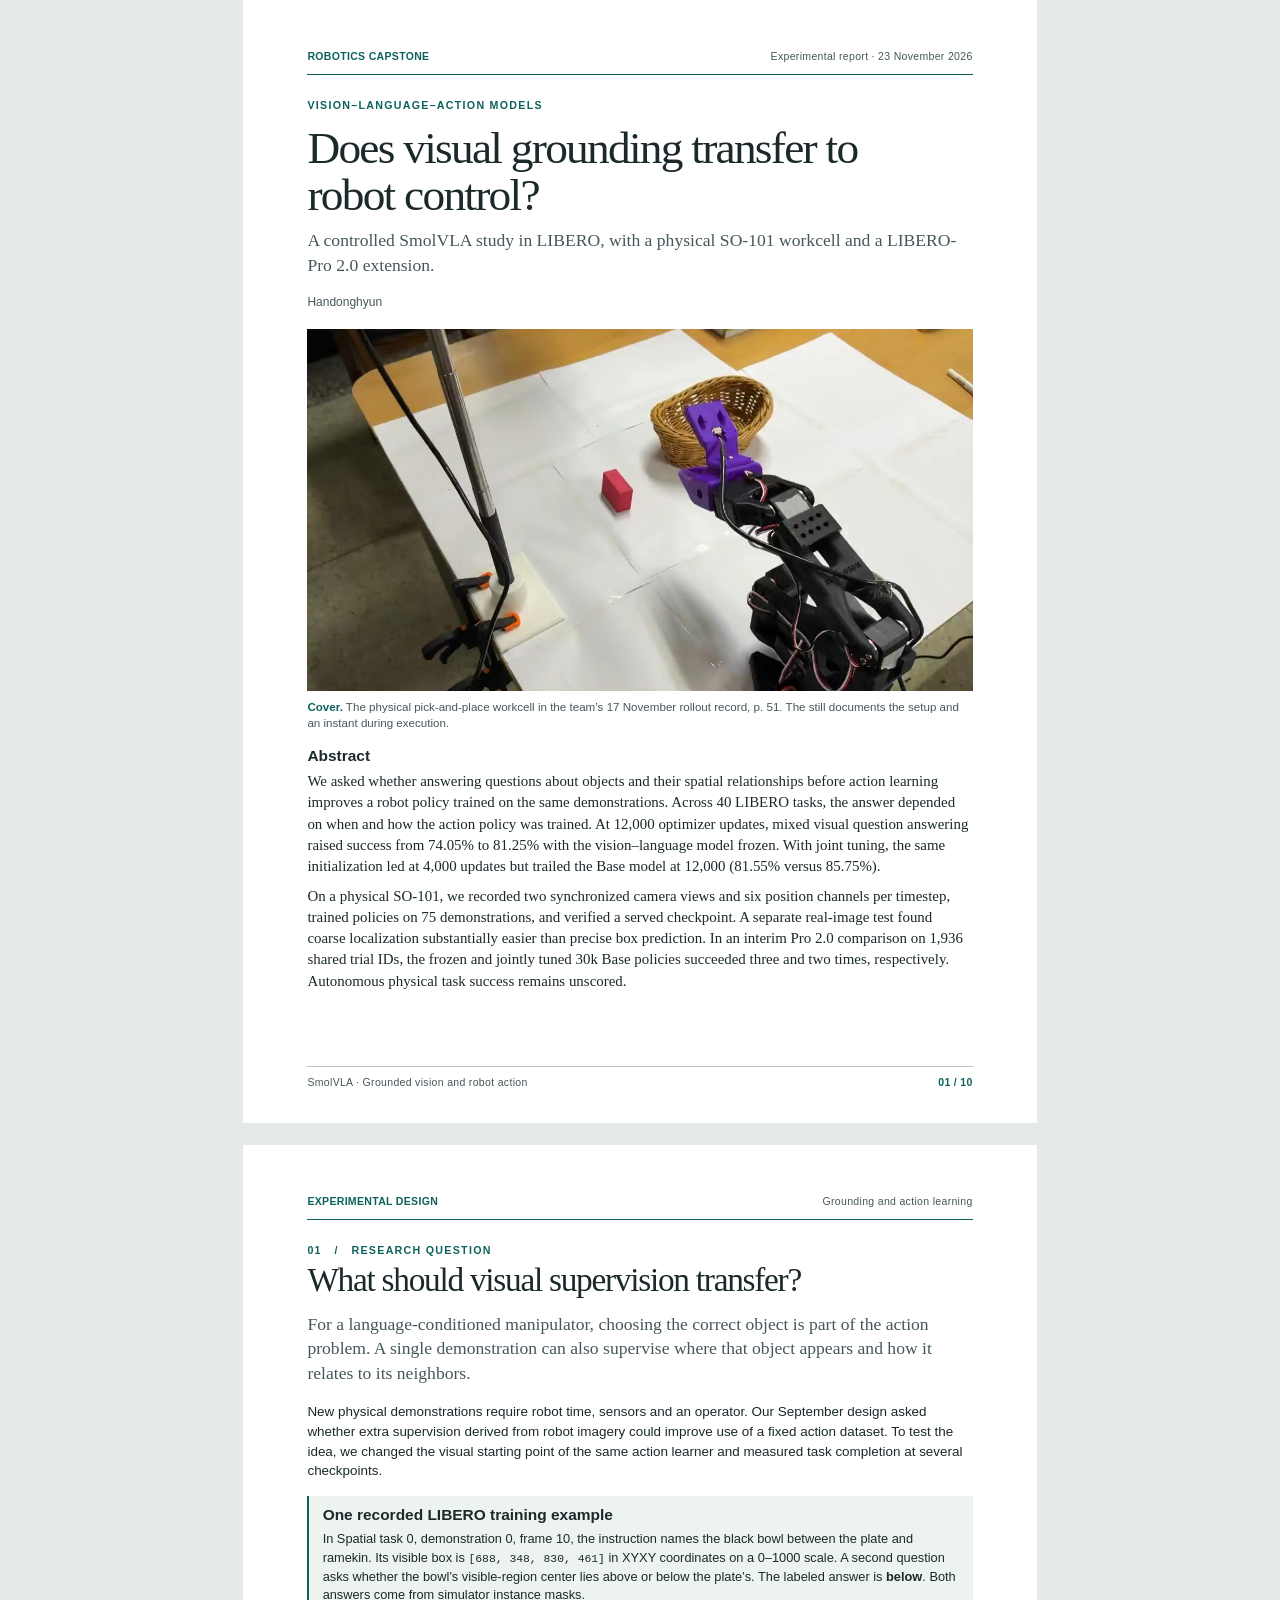
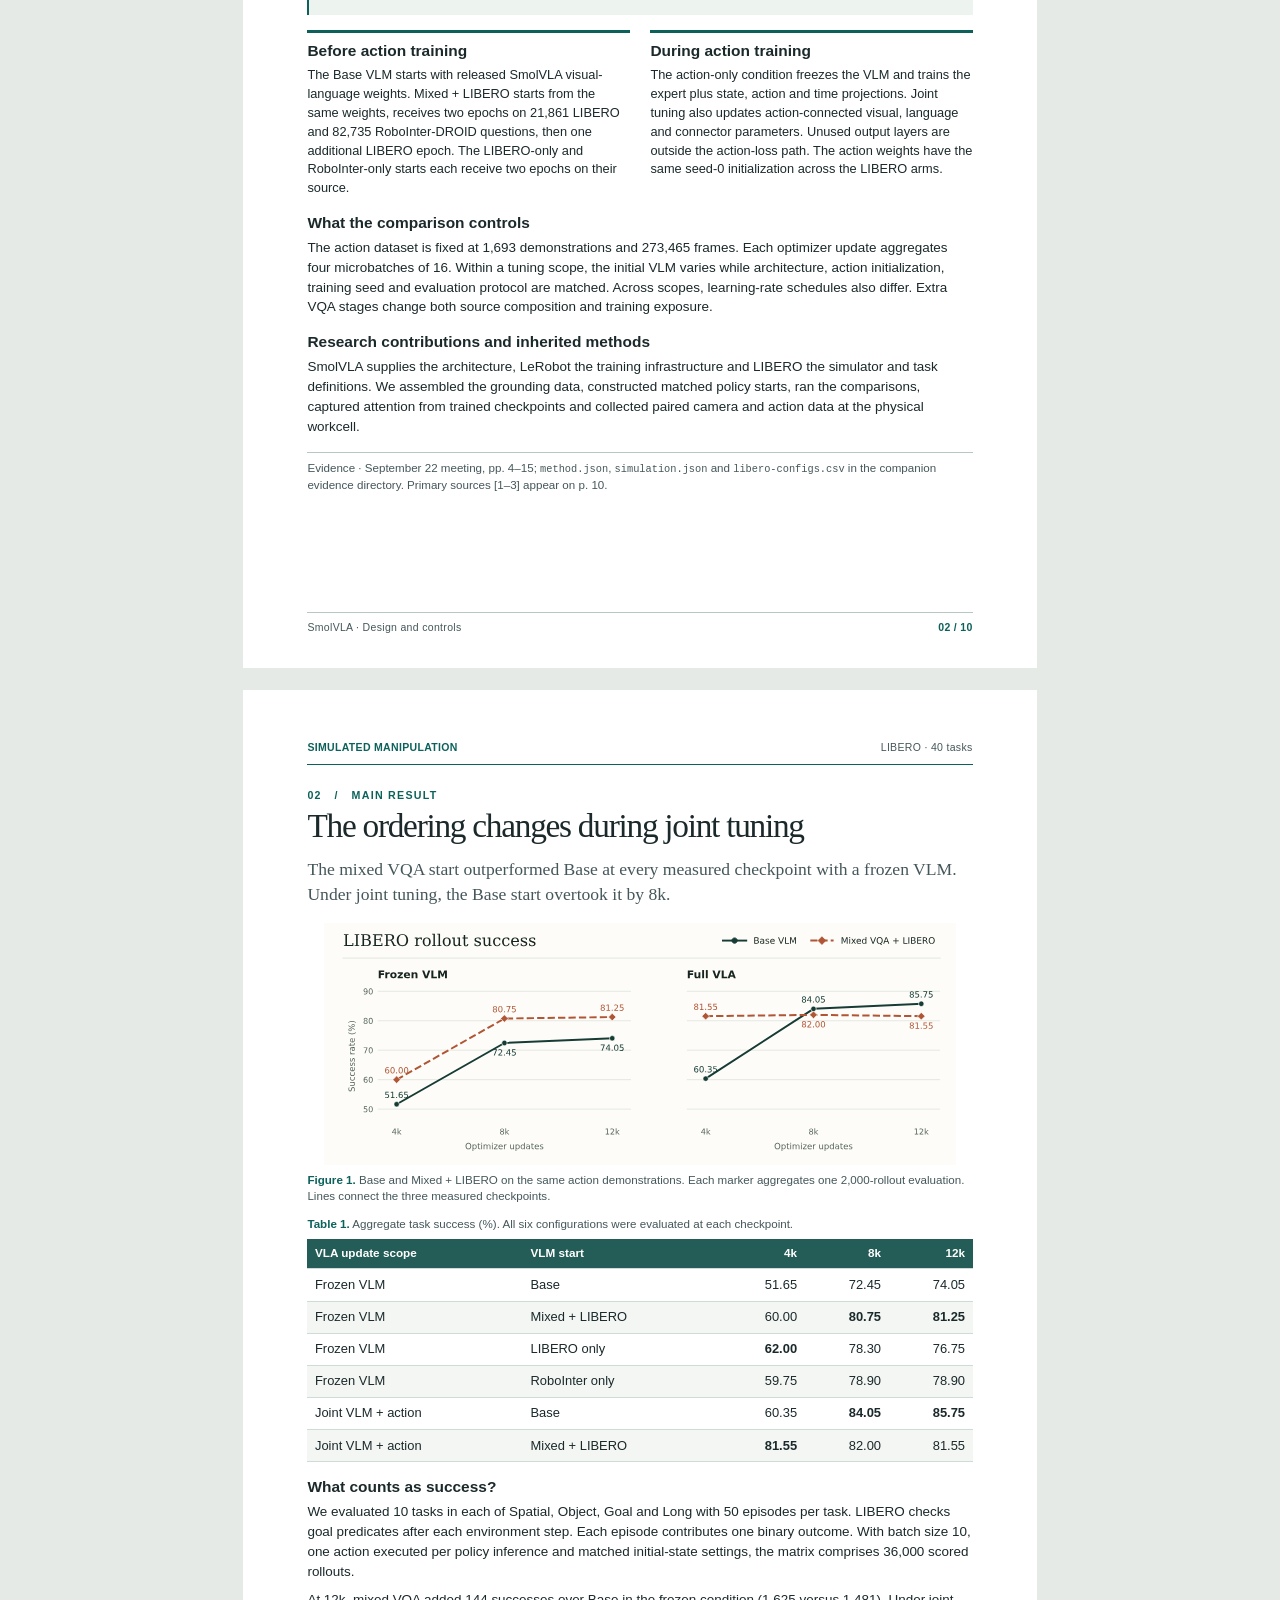
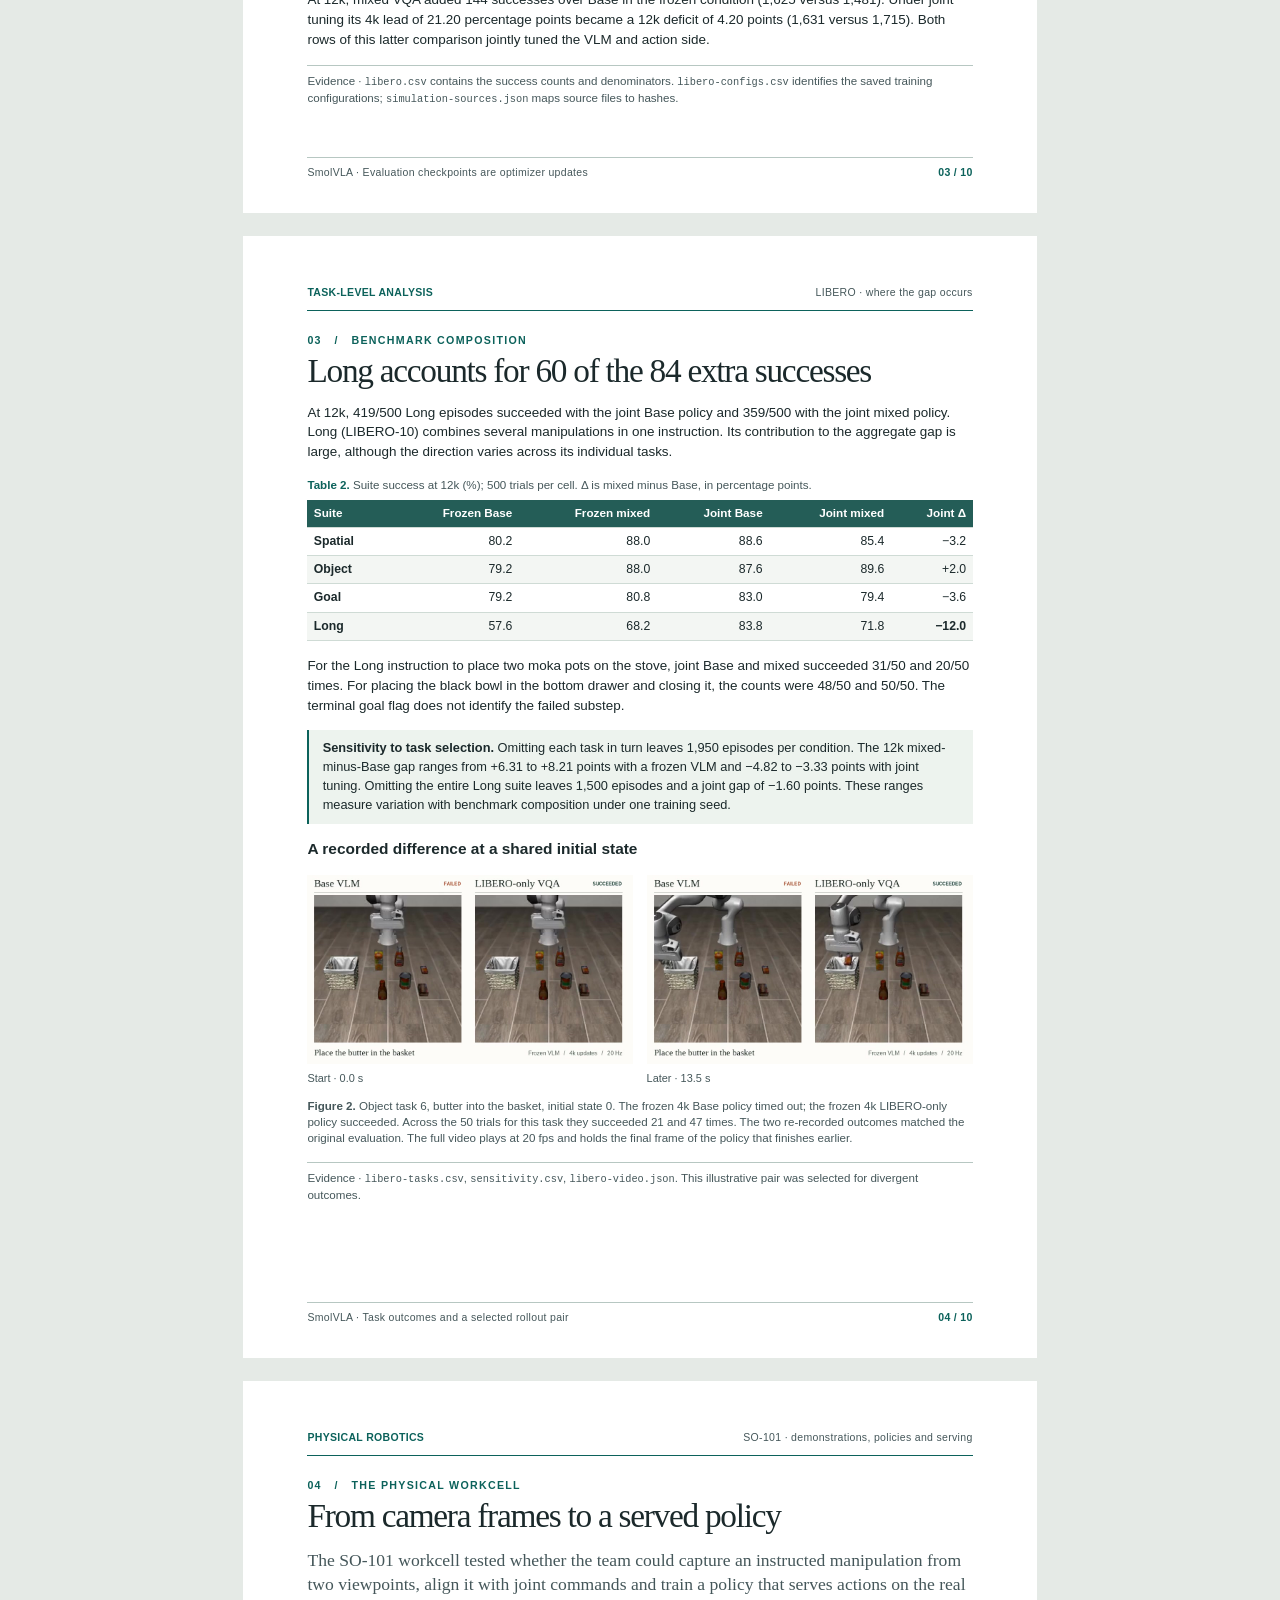
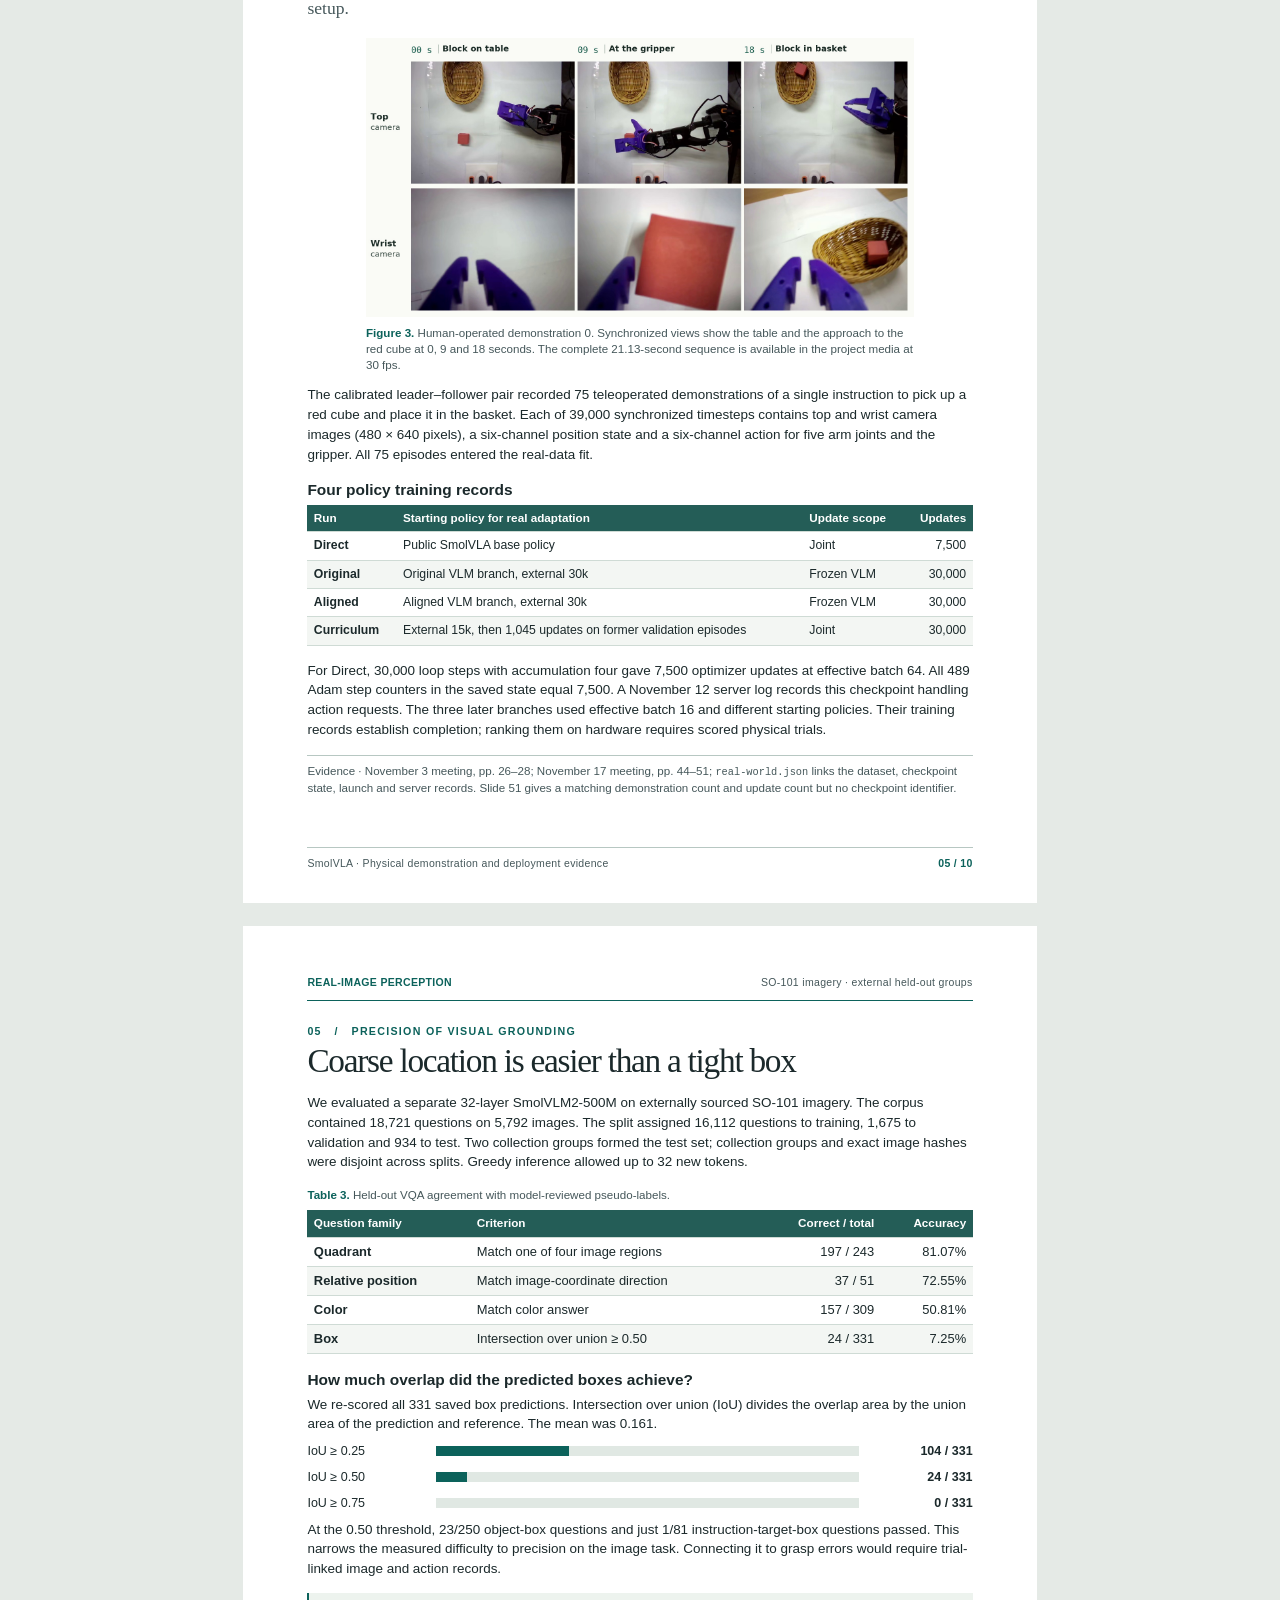
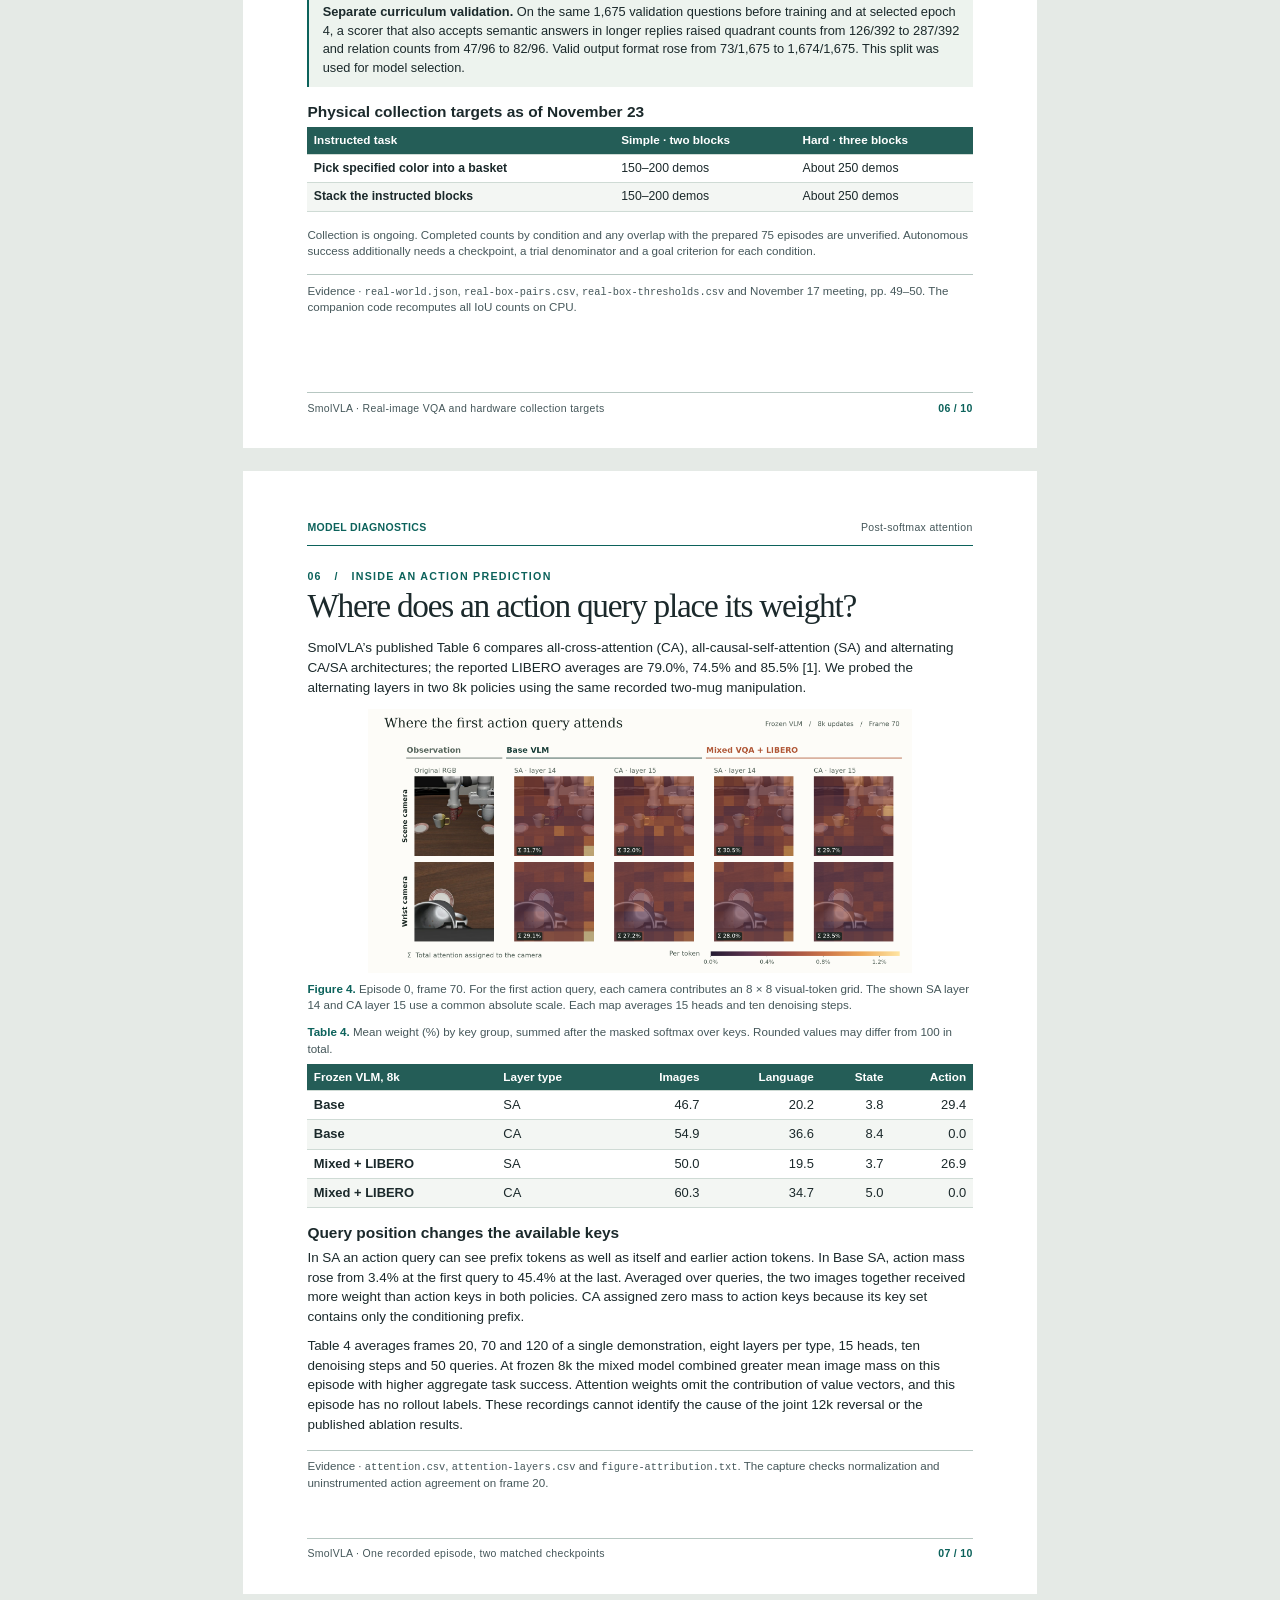
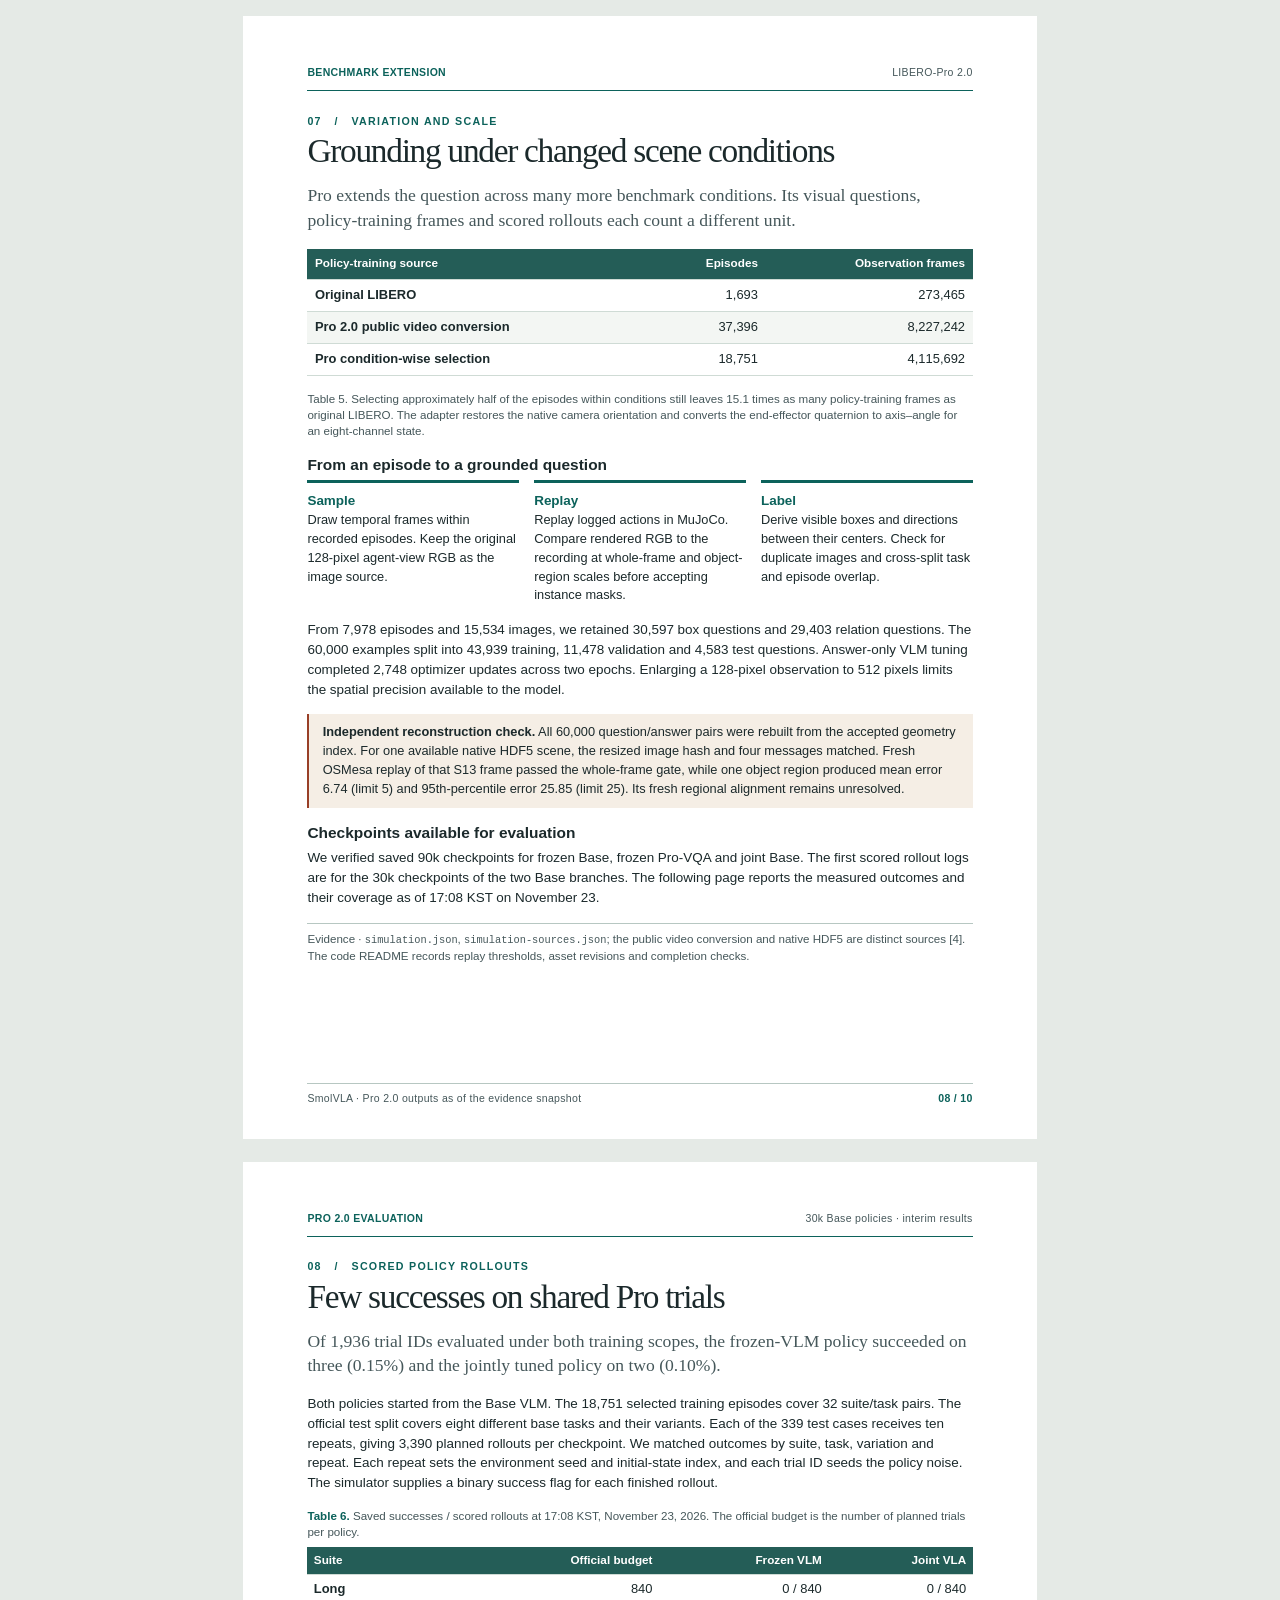
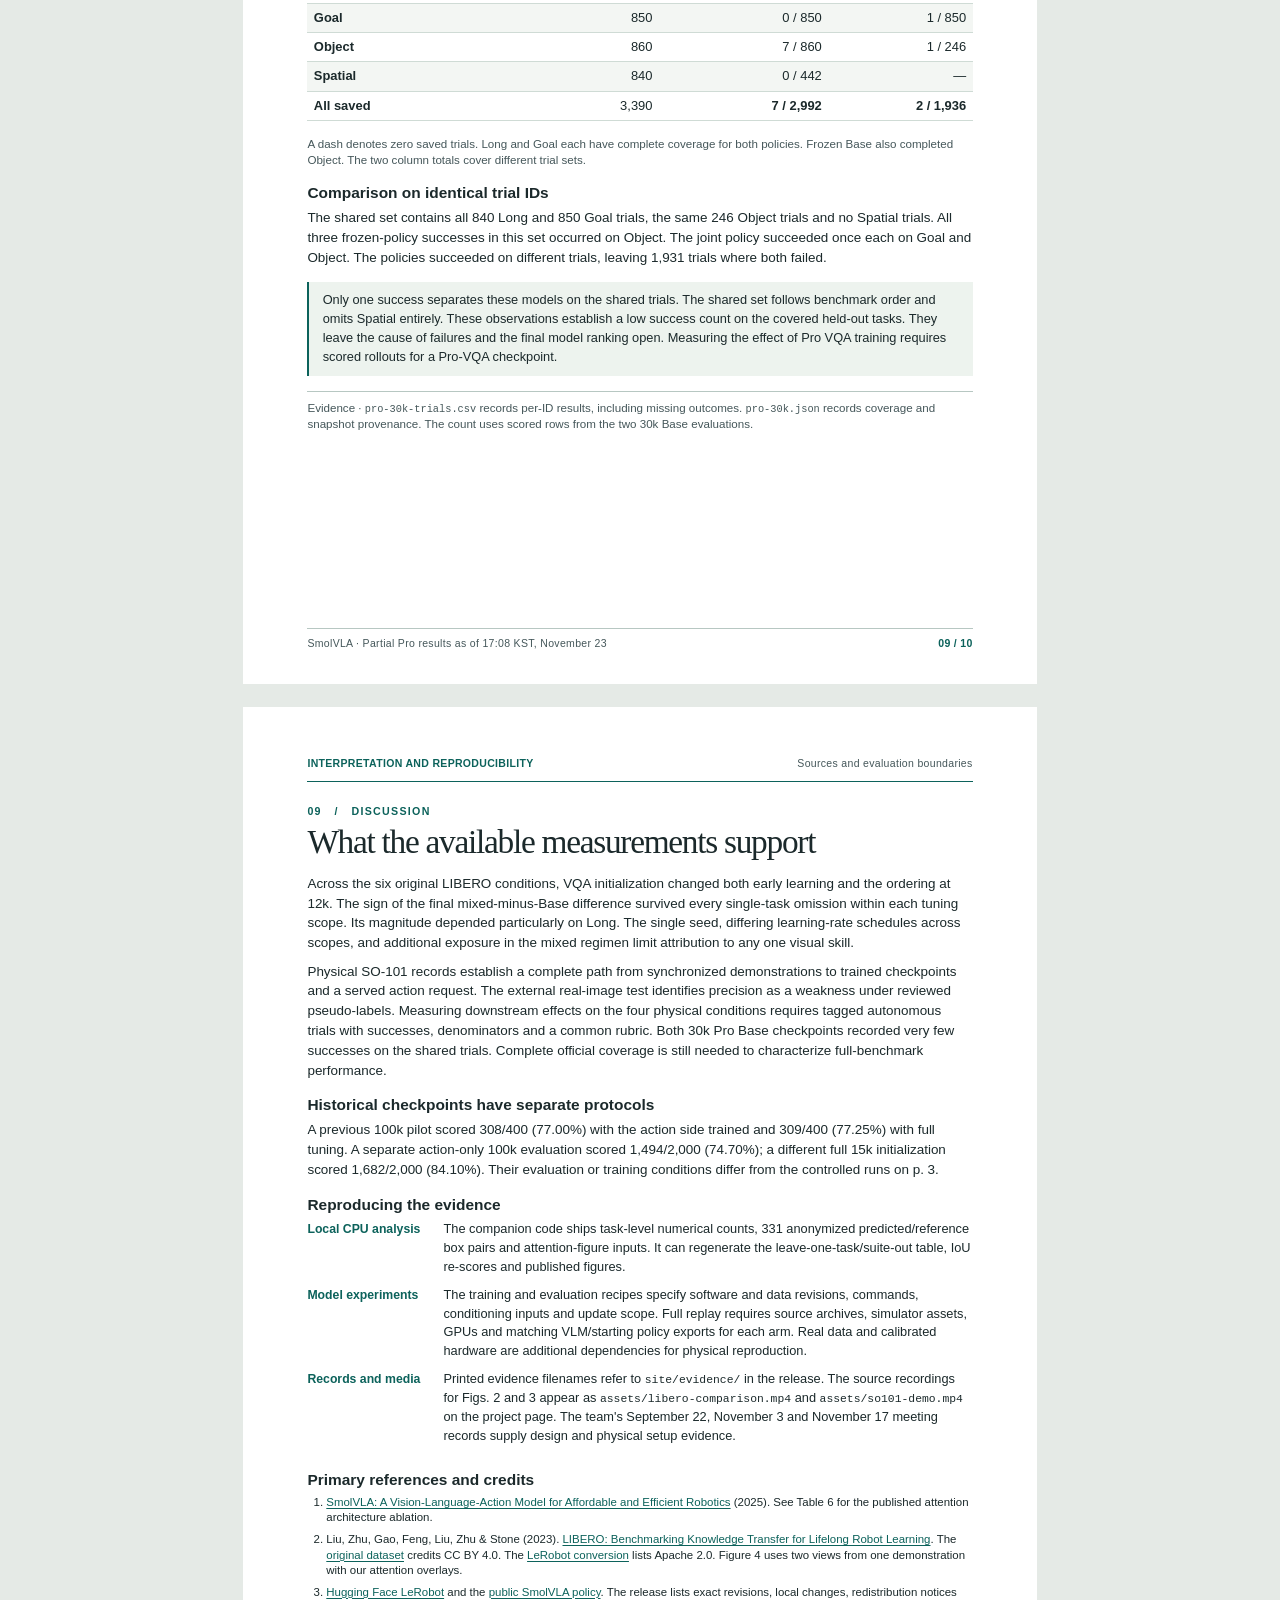
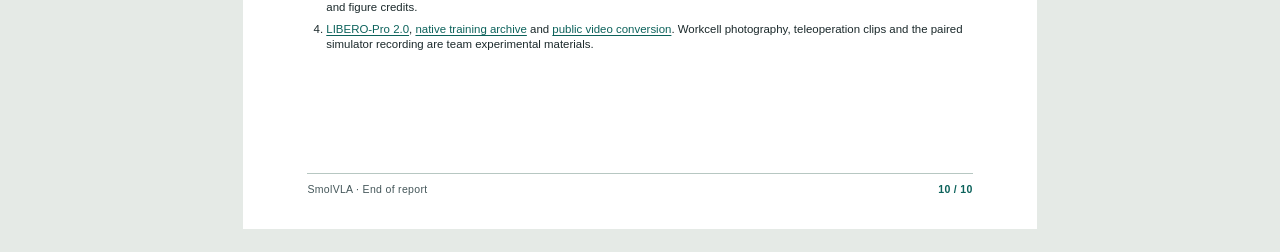
<file: report/manuscript.html>
<!doctype html>
<html lang="en"><head><meta charset="utf-8"><meta name="viewport" content="width=device-width,initial-scale=1">
<title>Does visual grounding transfer to robot control?</title>
<meta name="description" content="A capstone research report on grounded VQA, action learning in LIBERO, and real SO-101 data.">
<meta name="author" content="Handonghyun">
<link rel="stylesheet" href="report.css"></head><body><article>
<section class="sheet cover" id="abstract">
<header class="running"><strong>ROBOTICS CAPSTONE</strong><span>Experimental report · 23 November 2026</span></header>
<div class="cover-top"><p class="kicker">Vision–language–action models</p>
<h1>Does visual grounding transfer to robot control?</h1>
<p class="deck">A controlled SmolVLA study in LIBERO, with a physical SO-101 workcell and a LIBERO-Pro 2.0 extension.</p>
<p class="byline">Handonghyun</p></div>
<figure><img src="../site/assets/so101-rollout-record.jpg" alt="SO-101 gripper beside a red block and basket on the team's physical test table."><figcaption><b>Cover.</b> The physical pick-and-place workcell in the team’s 17 November rollout record, p. 51. The still documents the setup and an instant during execution.</figcaption></figure>
<h3>Abstract</h3>
<p class="abstract">We asked whether answering questions about objects and their spatial relationships before action learning improves a robot policy trained on the same demonstrations. Across 40 LIBERO tasks, the answer depended on when and how the action policy was trained. At 12,000 optimizer updates, mixed visual question answering raised success from 74.05% to 81.25% with the vision–language model frozen. With joint tuning, the same initialization led at 4,000 updates but trailed the Base model at 12,000 (81.55% versus 85.75%).</p>
<p class="abstract">On a physical SO-101, we recorded two synchronized camera views and six position channels per timestep, trained policies on 75 demonstrations, and verified a served checkpoint. A separate real-image test found coarse localization substantially easier than precise box prediction. In an interim Pro 2.0 comparison on 1,936 shared trial IDs, the frozen and jointly tuned 30k Base policies succeeded three and two times, respectively. Autonomous physical task success remains unscored.</p>
<footer class="folio"><span>SmolVLA · Grounded vision and robot action</span><b>01 / 10</b></footer></section>

<section class="sheet" id="design">
<header class="running"><strong>EXPERIMENTAL DESIGN</strong><span>Grounding and action learning</span></header>
<p class="kicker">01 &nbsp; / &nbsp; Research question</p><h2>What should visual supervision transfer?</h2>
<p class="deck">For a language-conditioned manipulator, choosing the correct object is part of the action problem. A single demonstration can also supervise where that object appears and how it relates to its neighbors.</p>
<p>New physical demonstrations require robot time, sensors and an operator. Our September design asked whether extra supervision derived from robot imagery could improve use of a fixed action dataset. To test the idea, we changed the visual starting point of the same action learner and measured task completion at several checkpoints.</p>
<div class="call"><h3 style="margin-top:0">One recorded LIBERO training example</h3><p>In Spatial task 0, demonstration 0, frame 10, the instruction names the black bowl between the plate and ramekin. Its visible box is <span class="mono">[688, 348, 830, 461]</span> in XYXY coordinates on a 0–1000 scale. A second question asks whether the bowl’s visible-region center lies above or below the plate’s. The labeled answer is <b>below</b>. Both answers come from simulator instance masks.</p></div>
<div class="grid2 split-top">
<div class="step"><h3>Before action training</h3><p>The Base VLM starts with released SmolVLA visual-language weights. Mixed + LIBERO starts from the same weights, receives two epochs on 21,861 LIBERO and 82,735 RoboInter-DROID questions, then one additional LIBERO epoch. The LIBERO-only and RoboInter-only starts each receive two epochs on their source.</p></div>
<div class="step"><h3>During action training</h3><p>The action-only condition freezes the VLM and trains the expert plus state, action and time projections. Joint tuning also updates action-connected visual, language and connector parameters. Unused output layers are outside the action-loss path. The action weights have the same seed-0 initialization across the LIBERO arms.</p></div></div>
<h3>What the comparison controls</h3>
<p>The action dataset is fixed at 1,693 demonstrations and 273,465 frames. Each optimizer update aggregates four microbatches of 16. Within a tuning scope, the initial VLM varies while architecture, action initialization, training seed and evaluation protocol are matched. Across scopes, learning-rate schedules also differ. Extra VQA stages change both source composition and training exposure.</p>
<h3>Research contributions and inherited methods</h3>
<p>SmolVLA supplies the architecture, LeRobot the training infrastructure and LIBERO the simulator and task definitions. We assembled the grounding data, constructed matched policy starts, ran the comparisons, captured attention from trained checkpoints and collected paired camera and action data at the physical workcell.</p>
<p class="sources">Evidence · September 22 meeting, pp. 4–15; <code>method.json</code>, <code>simulation.json</code> and <code>libero-configs.csv</code> in the companion evidence directory. Primary sources [1–3] appear on p. 10.</p>
<footer class="folio"><span>SmolVLA · Design and controls</span><b>02 / 10</b></footer></section>

<section class="sheet" id="results">
<header class="running"><strong>SIMULATED MANIPULATION</strong><span>LIBERO · 40 tasks</span></header>
<p class="kicker">02 &nbsp; / &nbsp; Main result</p><h2>The ordering changes during joint tuning</h2>
<p class="deck">The mixed VQA start outperformed Base at every measured checkpoint with a frozen VLM. Under joint tuning, the Base start overtook it by 8k.</p>
<figure class="chart"><img src="../site/assets/libero-curves.svg" alt="Base and mixed VQA LIBERO success rates at 4k, 8k and 12k under frozen and joint tuning."><figcaption><b>Figure 1.</b> Base and Mixed + LIBERO on the same action demonstrations. Each marker aggregates one 2,000-rollout evaluation. Lines connect the three measured checkpoints.</figcaption></figure>
<p class="tcaption"><b>Table 1.</b> Aggregate task success (%). All six configurations were evaluated at each checkpoint.</p>
<table aria-label="LIBERO aggregate task success"><thead><tr><th>VLA update scope</th><th>VLM start</th><th class="num">4k</th><th class="num">8k</th><th class="num">12k</th></tr></thead><tbody>
<tr><td>Frozen VLM</td><td>Base</td><td class="num">51.65</td><td class="num">72.45</td><td class="num">74.05</td></tr>
<tr><td>Frozen VLM</td><td>Mixed + LIBERO</td><td class="num">60.00</td><td class="num"><b>80.75</b></td><td class="num"><b>81.25</b></td></tr>
<tr><td>Frozen VLM</td><td>LIBERO only</td><td class="num"><b>62.00</b></td><td class="num">78.30</td><td class="num">76.75</td></tr>
<tr><td>Frozen VLM</td><td>RoboInter only</td><td class="num">59.75</td><td class="num">78.90</td><td class="num">78.90</td></tr>
<tr class="rule"><td>Joint VLM + action</td><td>Base</td><td class="num">60.35</td><td class="num"><b>84.05</b></td><td class="num"><b>85.75</b></td></tr>
<tr><td>Joint VLM + action</td><td>Mixed + LIBERO</td><td class="num"><b>81.55</b></td><td class="num">82.00</td><td class="num">81.55</td></tr></tbody></table>
<h3>What counts as success?</h3>
<p>We evaluated 10 tasks in each of Spatial, Object, Goal and Long with 50 episodes per task. LIBERO checks goal predicates after each environment step. Each episode contributes one binary outcome. With batch size 10, one action executed per policy inference and matched initial-state settings, the matrix comprises 36,000 scored rollouts.</p>
<p>At 12k, mixed VQA added 144 successes over Base in the frozen condition (1,625 versus 1,481). Under joint tuning its 4k lead of 21.20 percentage points became a 12k deficit of 4.20 points (1,631 versus 1,715). Both rows of this latter comparison jointly tuned the VLM and action side.</p>
<p class="sources">Evidence · <code>libero.csv</code> contains the success counts and denominators. <code>libero-configs.csv</code> identifies the saved training configurations; <code>simulation-sources.json</code> maps source files to hashes.</p>
<footer class="folio"><span>SmolVLA · Evaluation checkpoints are optimizer updates</span><b>03 / 10</b></footer></section>

<section class="sheet" id="behavior">
<header class="running"><strong>TASK-LEVEL ANALYSIS</strong><span>LIBERO · where the gap occurs</span></header>
<p class="kicker">03 &nbsp; / &nbsp; Benchmark composition</p><h2>Long accounts for 60 of the 84 extra successes</h2>
<p>At 12k, 419/500 Long episodes succeeded with the joint Base policy and 359/500 with the joint mixed policy. Long (LIBERO-10) combines several manipulations in one instruction. Its contribution to the aggregate gap is large, although the direction varies across its individual tasks.</p>
<p class="tcaption split-top"><b>Table 2.</b> Suite success at 12k (%); 500 trials per cell. Δ is mixed minus Base, in percentage points.</p>
<table class="dense compact"><thead><tr><th>Suite</th><th class="num">Frozen Base</th><th class="num">Frozen mixed</th><th class="num">Joint Base</th><th class="num">Joint mixed</th><th class="num">Joint Δ</th></tr></thead><tbody>
<tr><th>Spatial</th><td class="num">80.2</td><td class="num">88.0</td><td class="num">88.6</td><td class="num">85.4</td><td class="num">−3.2</td></tr>
<tr><th>Object</th><td class="num">79.2</td><td class="num">88.0</td><td class="num">87.6</td><td class="num">89.6</td><td class="num">+2.0</td></tr>
<tr><th>Goal</th><td class="num">79.2</td><td class="num">80.8</td><td class="num">83.0</td><td class="num">79.4</td><td class="num">−3.6</td></tr>
<tr><th>Long</th><td class="num">57.6</td><td class="num">68.2</td><td class="num">83.8</td><td class="num">71.8</td><td class="num"><b>−12.0</b></td></tr></tbody></table>
<p class="split-top">For the Long instruction to place two moka pots on the stove, joint Base and mixed succeeded 31/50 and 20/50 times. For placing the black bowl in the bottom drawer and closing it, the counts were 48/50 and 50/50. The terminal goal flag does not identify the failed substep.</p>
<div class="call"><p><b>Sensitivity to task selection.</b> Omitting each task in turn leaves 1,950 episodes per condition. The 12k mixed-minus-Base gap ranges from +6.31 to +8.21 points with a frozen VLM and −4.82 to −3.33 points with joint tuning. Omitting the entire Long suite leaves 1,500 episodes and a joint gap of −1.60 points. These ranges measure variation with benchmark composition under one training seed.</p></div>
<h3>A recorded difference at a shared initial state</h3>
<div class="grid2 film"><figure><img src="../site/assets/libero-start.jpg" alt="Start views of the same butter-and-basket initial state for both frozen policies."><figcaption>Start · 0.0 s</figcaption></figure><figure><img src="../site/assets/libero-end.jpg" alt="Later views of the Base rollout and the LIBERO-only rollout that reached the goal."><figcaption>Later · 13.5 s</figcaption></figure></div>
<p class="note"><b>Figure 2.</b> Object task 6, butter into the basket, initial state 0. The frozen 4k Base policy timed out; the frozen 4k LIBERO-only policy succeeded. Across the 50 trials for this task they succeeded 21 and 47 times. The two re-recorded outcomes matched the original evaluation. The full video plays at 20 fps and holds the final frame of the policy that finishes earlier.</p>
<p class="sources">Evidence · <code>libero-tasks.csv</code>, <code>sensitivity.csv</code>, <code>libero-video.json</code>. This illustrative pair was selected for divergent outcomes.</p>
<footer class="folio"><span>SmolVLA · Task outcomes and a selected rollout pair</span><b>04 / 10</b></footer></section>
<section class="sheet" id="workcell">
<header class="running"><strong>PHYSICAL ROBOTICS</strong><span>SO-101 · demonstrations, policies and serving</span></header>
<p class="kicker">04 &nbsp; / &nbsp; The physical workcell</p><h2>From camera frames to a served policy</h2>
<p class="deck">The SO-101 workcell tested whether the team could capture an instructed manipulation from two viewpoints, align it with joint commands and train a policy that serves actions on the real setup.</p>
<figure class="plate"><img src="../site/assets/so101-demonstration.jpg" alt="Two rows of real demonstration frames at zero, nine and eighteen seconds. The top row shows the worktable and the lower row shows the wrist view."><figcaption><b>Figure 3.</b> Human-operated demonstration 0. Synchronized views show the table and the approach to the red cube at 0, 9 and 18 seconds. The complete 21.13-second sequence is available in the project media at 30 fps.</figcaption></figure>
<p>The calibrated leader–follower pair recorded 75 teleoperated demonstrations of a single instruction to pick up a red cube and place it in the basket. Each of 39,000 synchronized timesteps contains top and wrist camera images (480 × 640 pixels), a six-channel position state and a six-channel action for five arm joints and the gripper. All 75 episodes entered the real-data fit.</p>
<h3>Four policy training records</h3>
<table class="dense compact"><thead><tr><th>Run</th><th>Starting policy for real adaptation</th><th>Update scope</th><th class="num">Updates</th></tr></thead><tbody>
<tr><th>Direct</th><td>Public SmolVLA base policy</td><td>Joint</td><td class="num">7,500</td></tr>
<tr><th>Original</th><td>Original VLM branch, external 30k</td><td>Frozen VLM</td><td class="num">30,000</td></tr>
<tr><th>Aligned</th><td>Aligned VLM branch, external 30k</td><td>Frozen VLM</td><td class="num">30,000</td></tr>
<tr><th>Curriculum</th><td>External 15k, then 1,045 updates on former validation episodes</td><td>Joint</td><td class="num">30,000</td></tr></tbody></table>
<p class="split-top">For Direct, 30,000 loop steps with accumulation four gave 7,500 optimizer updates at effective batch 64. All 489 Adam step counters in the saved state equal 7,500. A November 12 server log records this checkpoint handling action requests. The three later branches used effective batch 16 and different starting policies. Their training records establish completion; ranking them on hardware requires scored physical trials.</p>
<p class="sources">Evidence · November 3 meeting, pp. 26–28; November 17 meeting, pp. 44–51; <code>real-world.json</code> links the dataset, checkpoint state, launch and server records. Slide 51 gives a matching demonstration count and update count but no checkpoint identifier.</p>
<footer class="folio"><span>SmolVLA · Physical demonstration and deployment evidence</span><b>05 / 10</b></footer></section>

<section class="sheet" id="perception">
<header class="running"><strong>REAL-IMAGE PERCEPTION</strong><span>SO-101 imagery · external held-out groups</span></header>
<p class="kicker">05 &nbsp; / &nbsp; Precision of visual grounding</p><h2>Coarse location is easier than a tight box</h2>
<p>We evaluated a separate 32-layer SmolVLM2-500M on externally sourced SO-101 imagery. The corpus contained 18,721 questions on 5,792 images. The split assigned 16,112 questions to training, 1,675 to validation and 934 to test. Two collection groups formed the test set; collection groups and exact image hashes were disjoint across splits. Greedy inference allowed up to 32 new tokens.</p>
<p class="tcaption split-top"><b>Table 3.</b> Held-out VQA agreement with model-reviewed pseudo-labels.</p>
<table class="dense"><thead><tr><th>Question family</th><th>Criterion</th><th class="num">Correct / total</th><th class="num">Accuracy</th></tr></thead><tbody>
<tr><th>Quadrant</th><td>Match one of four image regions</td><td class="num">197 / 243</td><td class="num">81.07%</td></tr>
<tr><th>Relative position</th><td>Match image-coordinate direction</td><td class="num">37 / 51</td><td class="num">72.55%</td></tr>
<tr><th>Color</th><td>Match color answer</td><td class="num">157 / 309</td><td class="num">50.81%</td></tr>
<tr><th>Box</th><td>Intersection over union ≥ 0.50</td><td class="num">24 / 331</td><td class="num">7.25%</td></tr></tbody></table>
<h3>How much overlap did the predicted boxes achieve?</h3>
<p>We re-scored all 331 saved box predictions. Intersection over union (IoU) divides the overlap area by the union area of the prediction and reference. The mean was 0.161.</p>
<div class="bars" role="img" aria-label="Box predictions meeting IoU thresholds: 104 of 331 at 0.25, 24 of 331 at 0.50, and none at 0.75.">
<div class="bar"><span>IoU ≥ 0.25</span><div class="track"><div class="fill" style="width:31.42%"></div></div><b class="num">104 / 331</b></div>
<div class="bar"><span>IoU ≥ 0.50</span><div class="track"><div class="fill" style="width:7.25%"></div></div><b class="num">24 / 331</b></div>
<div class="bar"><span>IoU ≥ 0.75</span><div class="track"><div class="fill" style="width:0"></div></div><b class="num">0 / 331</b></div></div>
<p>At the 0.50 threshold, 23/250 object-box questions and just 1/81 instruction-target-box questions passed. This narrows the measured difficulty to precision on the image task. Connecting it to grasp errors would require trial-linked image and action records.</p>
<div class="call"><p><b>Separate curriculum validation.</b> On the same 1,675 validation questions before training and at selected epoch 4, a scorer that also accepts semantic answers in longer replies raised quadrant counts from 126/392 to 287/392 and relation counts from 47/96 to 82/96. Valid output format rose from 73/1,675 to 1,674/1,675. This split was used for model selection.</p></div>
<h3>Physical collection targets as of November 23</h3>
<table class="dense compact"><thead><tr><th>Instructed task</th><th>Simple · two blocks</th><th>Hard · three blocks</th></tr></thead><tbody><tr><th>Pick specified color into a basket</th><td>150–200 demos</td><td>About 250 demos</td></tr><tr><th>Stack the instructed blocks</th><td>150–200 demos</td><td>About 250 demos</td></tr></tbody></table>
<p class="note split-top">Collection is ongoing. Completed counts by condition and any overlap with the prepared 75 episodes are unverified. Autonomous success additionally needs a checkpoint, a trial denominator and a goal criterion for each condition.</p>
<p class="sources">Evidence · <code>real-world.json</code>, <code>real-box-pairs.csv</code>, <code>real-box-thresholds.csv</code> and November 17 meeting, pp. 49–50. The companion code recomputes all IoU counts on CPU.</p>
<footer class="folio"><span>SmolVLA · Real-image VQA and hardware collection targets</span><b>06 / 10</b></footer></section>

<section class="sheet" id="attention">
<header class="running"><strong>MODEL DIAGNOSTICS</strong><span>Post-softmax attention</span></header>
<p class="kicker">06 &nbsp; / &nbsp; Inside an action prediction</p><h2>Where does an action query place its weight?</h2>
<p>SmolVLA’s published Table 6 compares all-cross-attention (CA), all-causal-self-attention (SA) and alternating CA/SA architectures; the reported LIBERO averages are 79.0%, 74.5% and 85.5% [1]. We probed the alternating layers in two 8k policies using the same recorded two-mug manipulation.</p>
<figure class="attn"><img src="../site/assets/attention-map.png" alt="Two camera views and their shared-scale attention overlays for the Base and mixed frozen policies in adjacent SA and CA layers."><figcaption><b>Figure 4.</b> Episode 0, frame 70. For the first action query, each camera contributes an 8 × 8 visual-token grid. The shown SA layer 14 and CA layer 15 use a common absolute scale. Each map averages 15 heads and ten denoising steps.</figcaption></figure>
<p class="tcaption"><b>Table 4.</b> Mean weight (%) by key group, summed after the masked softmax over keys. Rounded values may differ from 100 in total.</p>
<table class="dense"><thead><tr><th>Frozen VLM, 8k</th><th>Layer type</th><th class="num">Images</th><th class="num">Language</th><th class="num">State</th><th class="num">Action</th></tr></thead><tbody>
<tr><th>Base</th><td>SA</td><td class="num">46.7</td><td class="num">20.2</td><td class="num">3.8</td><td class="num">29.4</td></tr><tr><th>Base</th><td>CA</td><td class="num">54.9</td><td class="num">36.6</td><td class="num">8.4</td><td class="num">0.0</td></tr>
<tr class="rule"><th>Mixed + LIBERO</th><td>SA</td><td class="num">50.0</td><td class="num">19.5</td><td class="num">3.7</td><td class="num">26.9</td></tr><tr><th>Mixed + LIBERO</th><td>CA</td><td class="num">60.3</td><td class="num">34.7</td><td class="num">5.0</td><td class="num">0.0</td></tr></tbody></table>
<h3>Query position changes the available keys</h3>
<p>In SA an action query can see prefix tokens as well as itself and earlier action tokens. In Base SA, action mass rose from 3.4% at the first query to 45.4% at the last. Averaged over queries, the two images together received more weight than action keys in both policies. CA assigned zero mass to action keys because its key set contains only the conditioning prefix.</p>
<p>Table 4 averages frames 20, 70 and 120 of a single demonstration, eight layers per type, 15 heads, ten denoising steps and 50 queries. At frozen 8k the mixed model combined greater mean image mass on this episode with higher aggregate task success. Attention weights omit the contribution of value vectors, and this episode has no rollout labels. These recordings cannot identify the cause of the joint 12k reversal or the published ablation results.</p>
<p class="sources">Evidence · <code>attention.csv</code>, <code>attention-layers.csv</code> and <code>figure-attribution.txt</code>. The capture checks normalization and uninstrumented action agreement on frame 20.</p>
<footer class="folio"><span>SmolVLA · One recorded episode, two matched checkpoints</span><b>07 / 10</b></footer></section>

<section class="sheet" id="pro">
<header class="running"><strong>BENCHMARK EXTENSION</strong><span>LIBERO-Pro 2.0</span></header>
<p class="kicker">07 &nbsp; / &nbsp; Variation and scale</p><h2>Grounding under changed scene conditions</h2>
<p class="deck">Pro extends the question across many more benchmark conditions. Its visual questions, policy-training frames and scored rollouts each count a different unit.</p>
<table><thead><tr><th>Policy-training source</th><th class="num">Episodes</th><th class="num">Observation frames</th></tr></thead><tbody><tr><th>Original LIBERO</th><td class="num">1,693</td><td class="num">273,465</td></tr><tr><th>Pro 2.0 public video conversion</th><td class="num">37,396</td><td class="num">8,227,242</td></tr><tr><th>Pro condition-wise selection</th><td class="num">18,751</td><td class="num">4,115,692</td></tr></tbody></table>
<p class="note split-top">Table 5. Selecting approximately half of the episodes within conditions still leaves 15.1 times as many policy-training frames as original LIBERO. The adapter restores the native camera orientation and converts the end-effector quaternion to axis–angle for an eight-channel state.</p>
<h3>From an episode to a grounded question</h3>
<div class="grid3"><div class="step"><b>Sample</b><p>Draw temporal frames within recorded episodes. Keep the original 128-pixel agent-view RGB as the image source.</p></div><div class="step"><b>Replay</b><p>Replay logged actions in MuJoCo. Compare rendered RGB to the recording at whole-frame and object-region scales before accepting instance masks.</p></div><div class="step"><b>Label</b><p>Derive visible boxes and directions between their centers. Check for duplicate images and cross-split task and episode overlap.</p></div></div>
<p class="split-top">From 7,978 episodes and 15,534 images, we retained 30,597 box questions and 29,403 relation questions. The 60,000 examples split into 43,939 training, 11,478 validation and 4,583 test questions. Answer-only VLM tuning completed 2,748 optimizer updates across two epochs. Enlarging a 128-pixel observation to 512 pixels limits the spatial precision available to the model.</p>
<div class="call warm"><p><b>Independent reconstruction check.</b> All 60,000 question/answer pairs were rebuilt from the accepted geometry index. For one available native HDF5 scene, the resized image hash and four messages matched. Fresh OSMesa replay of that S13 frame passed the whole-frame gate, while one object region produced mean error 6.74 (limit 5) and 95th-percentile error 25.85 (limit 25). Its fresh regional alignment remains unresolved.</p></div>
<h3>Checkpoints available for evaluation</h3>
<p>We verified saved 90k checkpoints for frozen Base, frozen Pro-VQA and joint Base. The first scored rollout logs are for the 30k checkpoints of the two Base branches. The following page reports the measured outcomes and their coverage as of 17:08 KST on November 23.</p>
<p class="sources">Evidence · <code>simulation.json</code>, <code>simulation-sources.json</code>; the public video conversion and native HDF5 are distinct sources [4]. The code README records replay thresholds, asset revisions and completion checks.</p>
<footer class="folio"><span>SmolVLA · Pro 2.0 outputs as of the evidence snapshot</span><b>08 / 10</b></footer></section>

<section class="sheet" id="pro-trials">
<header class="running"><strong>PRO 2.0 EVALUATION</strong><span>30k Base policies · interim results</span></header>
<p class="kicker">08 &nbsp; / &nbsp; Scored policy rollouts</p><h2>Few successes on shared Pro trials</h2>
<p class="deck">Of 1,936 trial IDs evaluated under both training scopes, the frozen-VLM policy succeeded on three (0.15%) and the jointly tuned policy on two (0.10%).</p>
<p>Both policies started from the Base VLM. The 18,751 selected training episodes cover 32 suite/task pairs. The official test split covers eight different base tasks and their variants. Each of the 339 test cases receives ten repeats, giving 3,390 planned rollouts per checkpoint. We matched outcomes by suite, task, variation and repeat. Each repeat sets the environment seed and initial-state index, and each trial ID seeds the policy noise. The simulator supplies a binary success flag for each finished rollout.</p>
<p class="tcaption split-top"><b>Table 6.</b> Saved successes / scored rollouts at 17:08 KST, November 23, 2026. The official budget is the number of planned trials per policy.</p>
<table class="dense" aria-label="Pro 2.0 Base policy results at the 30k checkpoint"><thead><tr><th>Suite</th><th class="num">Official budget</th><th class="num">Frozen VLM</th><th class="num">Joint VLA</th></tr></thead><tbody>
<tr><th>Long</th><td class="num">840</td><td class="num">0 / 840</td><td class="num">0 / 840</td></tr>
<tr><th>Goal</th><td class="num">850</td><td class="num">0 / 850</td><td class="num">1 / 850</td></tr>
<tr><th>Object</th><td class="num">860</td><td class="num">7 / 860</td><td class="num">1 / 246</td></tr>
<tr><th>Spatial</th><td class="num">840</td><td class="num">0 / 442</td><td class="num">—</td></tr>
<tr class="rule"><th>All saved</th><td class="num">3,390</td><td class="num"><b>7 / 2,992</b></td><td class="num"><b>2 / 1,936</b></td></tr></tbody></table>
<p class="note split-top">A dash denotes zero saved trials. Long and Goal each have complete coverage for both policies. Frozen Base also completed Object. The two column totals cover different trial sets.</p>
<h3>Comparison on identical trial IDs</h3>
<p>The shared set contains all 840 Long and 850 Goal trials, the same 246 Object trials and no Spatial trials. All three frozen-policy successes in this set occurred on Object. The joint policy succeeded once each on Goal and Object. The policies succeeded on different trials, leaving 1,931 trials where both failed.</p>
<div class="call"><p>Only one success separates these models on the shared trials. The shared set follows benchmark order and omits Spatial entirely. These observations establish a low success count on the covered held-out tasks. They leave the cause of failures and the final model ranking open. Measuring the effect of Pro VQA training requires scored rollouts for a Pro-VQA checkpoint.</p></div>
<p class="sources">Evidence · <code>pro-30k-trials.csv</code> records per-ID results, including missing outcomes. <code>pro-30k.json</code> records coverage and snapshot provenance. The count uses scored rows from the two 30k Base evaluations.</p>
<footer class="folio"><span>SmolVLA · Partial Pro results as of 17:08 KST, November 23</span><b>09 / 10</b></footer></section>

<section class="sheet" id="evidence">
<header class="running"><strong>INTERPRETATION AND REPRODUCIBILITY</strong><span>Sources and evaluation boundaries</span></header>
<p class="kicker">09 &nbsp; / &nbsp; Discussion</p><h2>What the available measurements support</h2>
<p>Across the six original LIBERO conditions, VQA initialization changed both early learning and the ordering at 12k. The sign of the final mixed-minus-Base difference survived every single-task omission within each tuning scope. Its magnitude depended particularly on Long. The single seed, differing learning-rate schedules across scopes, and additional exposure in the mixed regimen limit attribution to any one visual skill.</p>
<p>Physical SO-101 records establish a complete path from synchronized demonstrations to trained checkpoints and a served action request. The external real-image test identifies precision as a weakness under reviewed pseudo-labels. Measuring downstream effects on the four physical conditions requires tagged autonomous trials with successes, denominators and a common rubric. Both 30k Pro Base checkpoints recorded very few successes on the shared trials. Complete official coverage is still needed to characterize full-benchmark performance.</p>
<h3>Historical checkpoints have separate protocols</h3>
<p>A previous 100k pilot scored 308/400 (77.00%) with the action side trained and 309/400 (77.25%) with full tuning. A separate action-only 100k evaluation scored 1,494/2,000 (74.70%); a different full 15k initialization scored 1,682/2,000 (84.10%). Their evaluation or training conditions differ from the controlled runs on p. 3.</p>
<h3>Reproducing the evidence</h3>
<dl class="approach"><dt>Local CPU analysis</dt><dd>The companion code ships task-level numerical counts, 331 anonymized predicted/reference box pairs and attention-figure inputs. It can regenerate the leave-one-task/suite-out table, IoU re-scores and published figures.</dd>
<dt>Model experiments</dt><dd>The training and evaluation recipes specify software and data revisions, commands, conditioning inputs and update scope. Full replay requires source archives, simulator assets, GPUs and matching VLM/starting policy exports for each arm. Real data and calibrated hardware are additional dependencies for physical reproduction.</dd>
<dt>Records and media</dt><dd>Printed evidence filenames refer to <code>site/evidence/</code> in the release. The source recordings for Figs. 2 and 3 appear as <code>assets/libero-comparison.mp4</code> and <code>assets/so101-demo.mp4</code> on the project page. The team's September 22, November 3 and November 17 meeting records supply design and physical setup evidence.</dd></dl>
<h3>Primary references and credits</h3>
<ol class="ref">
<li><a href="https://arxiv.org/abs/2506.01844">SmolVLA: A Vision-Language-Action Model for Affordable and Efficient Robotics</a> (2025). See Table 6 for the published attention architecture ablation.</li>
<li>Liu, Zhu, Gao, Feng, Liu, Zhu &amp; Stone (2023). <a href="https://arxiv.org/abs/2306.03310">LIBERO: Benchmarking Knowledge Transfer for Lifelong Robot Learning</a>. The <a href="https://github.com/Lifelong-Robot-Learning/LIBERO#license">original dataset</a> credits CC BY 4.0. The <a href="https://huggingface.co/datasets/HuggingFaceVLA/libero">LeRobot conversion</a> lists Apache 2.0. Figure 4 uses two views from one demonstration with our attention overlays.</li>
<li><a href="https://github.com/huggingface/lerobot">Hugging Face LeRobot</a> and the <a href="https://huggingface.co/lerobot/smolvla_base">public SmolVLA policy</a>. The release lists exact revisions, local changes, redistribution notices and figure credits.</li>
<li><a href="https://github.com/LIBERO-Pro-Team/LIBERO-Pro2.0">LIBERO-Pro 2.0</a>, <a href="https://huggingface.co/datasets/zhouxueyang/LIBERO-Pro2.0-Train">native training archive</a> and <a href="https://huggingface.co/datasets/phicoltan/libero_pro2">public video conversion</a>. Workcell photography, teleoperation clips and the paired simulator recording are team experimental materials.</li></ol>
<footer class="folio"><span>SmolVLA · End of report</span><b>10 / 10</b></footer></section>
</article></body></html>
</file>
<file: site/style.css>
@font-face{font-family:Instrument;src:url("assets/fonts/InstrumentSerif-Regular.ttf") format("truetype");font-weight:400;font-display:swap}
@font-face{font-family:Inter;src:url("assets/fonts/Inter.ttf") format("truetype");font-weight:100 900;font-display:swap}
:root{--paper:#faf9f5;--ink:#172520;--body:#34413b;--muted:#58645d;--green:#173c36;--clay:#a04728;--hair:#d4d8cb;--serif:Instrument,Georgia,serif;--sans:Inter,Arial,sans-serif;--mono:ui-monospace,"SFMono-Regular",Consolas,monospace;font-family:var(--sans);color:var(--body);background:var(--paper);font-synthesis:none}
*{box-sizing:border-box}
html{scroll-behavior:smooth;scroll-padding-top:36px}
body{margin:0;font-size:16.5px;line-height:1.74;-webkit-font-smoothing:antialiased}
[hidden]{display:none!important}
.frame{width:calc(100% - clamp(40px,9.5vw,156px));max-width:1420px;margin:0 auto}
a{color:var(--green);text-underline-offset:.22em}
a:hover{text-decoration-thickness:2px}
a:focus-visible,select:focus-visible,summary:focus-visible,video:focus-visible{outline:3px solid #ae5b39;outline-offset:4px}
a.skip{position:fixed;z-index:10;top:-6rem;left:1rem;background:white;padding:.55rem 1rem}
a.skip:focus{top:.5rem}
h1,h2,h3,p,figure,dl,dd{margin:0}
img,video{display:block;max-width:100%}
h1,h2,h3{font-family:var(--serif);font-weight:400;color:var(--ink);text-wrap:balance}
.mast .frame{display:flex;align-items:center;justify-content:space-between;min-height:78px;border-bottom:1px solid var(--ink)}
.mast a,.rail a,footer a{text-decoration:none}
.wordmark{color:var(--ink);font-size:17px;letter-spacing:-.045em;font-weight:580}
.wordmark i{padding:0 .27em;color:#848e80;font-family:var(--serif);font-size:1.18em}
.mast nav{display:flex;gap:clamp(16px,2.8vw,45px);align-items:center}
.mast nav a{font-size:13px;font-weight:535;color:var(--body)}
.mast nav a:hover,.rail a:hover,footer a:hover{text-decoration:underline}
.hero-grid{display:grid;grid-template-columns:minmax(0,.94fr) minmax(0,1.12fr);align-items:center;gap:clamp(35px,4vw,75px);padding:clamp(45px,5.3vw,82px) 0 clamp(38px,4vw,67px)}
.kicker{font-family:var(--mono);font-size:11.5px;letter-spacing:.105em;text-transform:uppercase;font-weight:500;color:var(--clay);line-height:1.55}
.sep{padding:0 .38em;color:#8c8b7c}
h1{font-size:clamp(58px,5.8vw,100px);line-height:.99;letter-spacing:-.029em;margin:18px 0 21px;max-width:12.3em}
.dek{font-size:clamp(16px,1.22vw,20px);line-height:1.58;max-width:43ch;letter-spacing:-.018em}
.byline{margin-top:18px;font-family:var(--mono);font-size:12.5px;letter-spacing:.06em;color:var(--body)}
.actions{display:flex;gap:22px;align-items:center;flex-wrap:wrap;margin-top:27px;font-size:14px;font-weight:560}
.actions a{text-decoration:none;display:inline-flex;gap:.8em;align-items:center}
.primary{color:#fff;background:var(--green);padding:10px 15px;border:1px solid var(--green);border-radius:2px}
.primary:hover{background:#27594b}
.plain{color:var(--ink);border-bottom:1px solid #7c8d80;padding:3px 0}
.lead-photo{align-self:center}
.lead-photo img{width:100%;height:auto;aspect-ratio:1.55;object-fit:cover;object-position:51% 50%;background:#e5e2da}
.lead-photo figcaption{display:flex;justify-content:space-between;gap:9px;padding:9px 0 0;font-size:11.5px;line-height:1.5;color:var(--muted)}
.lead-photo figcaption span:first-child{font-weight:590;color:var(--ink)}
.findings{display:grid;grid-template-columns:1fr 1fr 1fr;gap:20px;padding:19px 0 25px;border-top:1px solid var(--ink);border-bottom:1px solid var(--hair)}
.findings p{display:flex;gap:clamp(10px,1.3vw,22px);align-items:center}
.findings strong{font-family:var(--serif);font-size:clamp(39px,3.8vw,61px);line-height:1;font-weight:400;letter-spacing:-.035em;color:var(--green);white-space:nowrap}
.findings strong span{font-size:.5em;letter-spacing:0}
.findings p>span{font-size:12px;line-height:1.5;color:var(--muted)}
.study{display:grid;grid-template-columns:minmax(165px,.275fr) minmax(0,1fr);gap:clamp(35px,6.6vw,115px);align-items:start}
.rail{align-self:stretch;padding-top:70px}
.rail>div{position:sticky;top:35px}
.rail p{font-family:var(--mono);font-size:11px;text-transform:uppercase;letter-spacing:.1em;color:var(--clay);margin-bottom:13px}
.rail nav{display:flex;flex-direction:column;gap:7px}
.rail a,.rail small{color:var(--muted);font-size:13px;line-height:1.65}
.rail small{display:block;border-top:1px solid var(--hair);width:fit-content;margin-top:21px;padding-top:14px;font-size:11.5px}
.body{width:100%;max-width:1020px;min-width:0}
.body section{padding:clamp(48px,5.5vw,88px) 0;border-bottom:1px solid var(--hair)}
.body section:last-child{border:0}
.body h2{font-size:clamp(43px,3.8vw,66px);letter-spacing:-.035em;line-height:1.04;margin:13px 0 21px;max-width:24ch}
.body h3{font-size:clamp(30px,2.8vw,46px);line-height:1.1;letter-spacing:-.025em;margin:37px 0 13px}
.body p:not(.kicker):not(.refs){max-width:79ch}
.body p+p{margin-top:14px}
.body .lead{font-size:clamp(18px,1.4vw,22px);line-height:1.52;letter-spacing:-.02em;color:var(--ink);max-width:63ch!important}
b,strong{font-weight:630}
.decisions{margin:26px 0 15px;border-top:1px solid var(--ink)}
.decisions>div{display:grid;grid-template-columns:145px minmax(0,1fr);gap:18px;padding:15px 0;border-bottom:1px solid var(--hair);font-size:.95em}
.decisions dt{font-weight:620;color:var(--ink)}
.fieldnote{border-left:2px solid var(--clay);margin:25px 0;padding:2px 0 2px 20px}
.fieldnote figcaption,.figure figcaption,.tablewrap caption,.explorer small{font-size:12px;line-height:1.65;color:var(--muted)}
.fieldnote p{margin-top:4px}
code{font-family:var(--mono);font-size:.85em}
.refs{display:flex;flex-wrap:wrap;gap:4px 16px;margin:18px 0 0!important;font-size:12px}
.refs a,.figure figcaption a{color:var(--green);text-decoration-color:#9daaa0}
.figure{margin:25px 0}
.figure img,.figure video{width:100%;height:auto}
.figure video{background:#16231e}
.figure figcaption{margin-top:9px;max-width:90ch}
.figure figcaption b{font-family:var(--mono);color:var(--clay);font-weight:500;margin-right:.5em}
.chart{padding:12px 0 0}
.tablewrap{overflow-x:auto;margin:22px 0}
table{width:100%;border-collapse:collapse;font-size:.87em;line-height:1.45;color:var(--ink);font-variant-numeric:tabular-nums}
.tablewrap caption{text-align:left;padding-bottom:7px}
th,td{text-align:right;padding:10px 11px;border-bottom:1px solid var(--hair)}
thead{border-top:1.5px solid var(--ink);border-bottom:1px solid #818c81}
thead th{font-size:.9em;font-weight:590}
tbody th{font-weight:530}
td:first-child,th:first-child,#overall th:nth-child(2),#attention-table td:nth-child(2),#attention-table th:nth-child(2){text-align:left}
td:first-child,th:first-child{padding-left:0}
td:last-child,th:last-child{padding-right:1px}
.divider>*{border-top:1px solid #7e8a80}
.caveat{border-left:2px solid var(--clay);padding-left:17px;margin-top:20px!important;font-size:.93em}
.explorer{background:#edf0e8;padding:20px 24px 17px;margin:25px 0;border-top:1px solid #a0b1a3}
.explorer label{display:block;color:var(--green);font-size:13px;font-weight:640;margin-bottom:6px}
select{font:inherit;font-size:14px;background:white;color:var(--ink);border:1px solid #859687;border-radius:2px;padding:9px;width:100%}
.task-results{display:flex;gap:clamp(25px,5vw,100px);margin:15px 0 7px}
.task-results p{margin:0!important}
.task-results strong,.task-results span{display:block}
.task-results strong{font-family:var(--serif);font-size:35px;line-height:1.13;font-weight:400}
.task-results span{font-size:12px;color:var(--muted)}
.linkrows{margin:24px 0}
.linkrows a{display:flex;justify-content:space-between;align-items:center;gap:16px;text-decoration:none;padding:15px 0;border-bottom:1px solid var(--hair)}
.linkrows a:first-child{border-top:1px solid var(--ink)}
.linkrows span{font-size:1.05em;font-weight:575}
.linkrows small{font-size:12px;color:var(--muted)}
.linkrows a:hover span{text-decoration:underline}
details{padding:14px 0;border-bottom:1px solid var(--hair)}
summary{cursor:pointer;color:var(--ink);font-weight:550}
details p{margin-top:9px;font-size:.95em}
footer.frame{display:flex;justify-content:space-between;border-top:1px solid var(--ink);padding:19px 0 30px;font-size:12px;color:var(--muted)}
@media(max-width:1000px){
  .findings p{display:block}.findings p>span{display:block;margin-top:6px}.hero-grid{gap:28px}.study{grid-template-columns:145px minmax(0,1fr);gap:32px}
}
@media(max-width:760px){
  html{scroll-padding-top:14px}.frame{width:calc(100% - 38px)}.mast .frame{min-height:59px}.wordmark{font-size:15px}.mast nav{gap:12px}.mast nav a{font-size:11px}.hero-grid{grid-template-columns:1fr;gap:28px;padding:36px 0 24px}
  h1{font-size:clamp(56px,10.5vw,77px);max-width:13em;margin:14px 0}.dek{max-width:51ch}.actions{margin-top:19px}.lead-photo img{aspect-ratio:16/9}.findings{gap:10px;padding:16px 0 19px}.findings strong{font-size:clamp(31px,7.5vw,46px)}.findings p>span{font-size:10.5px}.study{display:block}.rail{display:none}.body h2{font-size:clamp(41px,7vw,55px)}.body section{padding:42px 0}.decisions>div{grid-template-columns:1fr;gap:3px}.body p{line-height:1.67}.body .lead{line-height:1.5}.body .kicker{line-height:1.55}
  table{font-size:.78em}td,th{padding:8px 5px}.explorer{padding:14px}.linkrows small{max-width:16ch;text-align:right}.fieldnote{padding-left:15px}
}
@media(max-width:410px){.mast nav a:first-child{display:none}.lead-photo figcaption{font-size:10px}.frame{width:calc(100% - 30px)}.findings p>span br{display:none}.findings strong{font-size:32px}.actions{gap:16px}}
@media(prefers-reduced-motion:reduce){html{scroll-behavior:auto}}
@media print{.rail,.mast nav,.actions,.explorer,footer.frame{display:none}.study{display:block}.frame{width:100%}.body h2,.body h3{break-after:avoid}.figure,table{break-inside:avoid}video{max-height:240px}.body section{padding:18px 0}.hero-grid{padding:12px 0}}

.findings abbr{text-decoration:none}
.task-instruction{display:none}
@media(max-width:760px){.explorer .task-instruction{display:block;font-size:13px;margin:7px 0;color:var(--muted)}}
</file>
<file: report/report.css>
:root {
  --ink:#1b292b; --muted:#45575a; --teal:#0c625b; --accent:#983f27;
  --line:#b7c7c2; --wash:#edf3ee; --sand:#f5eee5; --serif:Georgia,"Liberation Serif",serif;
  --sans:Arial,"Liberation Sans",sans-serif;
}
@page { size:A4; margin:0; }
* { box-sizing:border-box; }
html,body { margin:0; padding:0; color:var(--ink); font-family:var(--sans); font-size:10.1pt; line-height:1.47; }
html { background:#e5eae6; }
body { -webkit-print-color-adjust:exact; print-color-adjust:exact; }
article { margin:0; }
.sheet { position:relative; width:210mm; min-height:297mm; padding:13mm 17mm 17mm; margin:0 auto 6mm; background:#fff; break-after:page; }
.sheet:last-child { break-after:auto; }
.running,.folio { display:flex; align-items:baseline; justify-content:space-between; gap:3mm; font-size:7.9pt; letter-spacing:.03em; color:var(--muted); }
.running { border-bottom:.27mm solid var(--teal); padding-bottom:2.5mm; margin-bottom:6mm; }
.running strong { color:var(--teal); font-weight:700; }
.folio { position:absolute; bottom:8.5mm; left:17mm; right:17mm; padding-top:2mm; border-top:.22mm solid var(--line); }
.folio b { color:var(--teal); }
h1,h2,h3,p,figure,table,ol,dl { margin:0; }
h1,h2 { font-family:var(--serif); font-weight:normal; letter-spacing:-.038em; }
h1 { font-size:34pt; line-height:1.04; max-width:158mm; margin:3mm 0 2.5mm; }
h2 { font-size:25pt; line-height:1.1; margin:1mm 0 3.5mm; }
h3 { font-size:11.6pt; line-height:1.25; margin:4mm 0 1.5mm; color:var(--ink); }
p+p { margin-top:2.3mm; }
.kicker { text-transform:uppercase; letter-spacing:.12em; font-size:8pt; font-weight:700; color:var(--teal); }
.deck { font-family:var(--serif); font-size:13.2pt; line-height:1.38; color:var(--muted); margin-bottom:4.5mm; }
.abstract { font-family:var(--serif); font-size:11.2pt; line-height:1.42; }
.cover-top { margin:0 0 4mm; }
.cover .running { margin-bottom:6mm; }
.cover figure img { width:100%; height:96mm; object-fit:cover; object-position:50% 51%; }
.byline { font-size:9pt; color:var(--muted); margin:3mm 0 4.5mm; }
figure { margin:3mm 0; }
figure img { display:block; width:100%; height:auto; }
figcaption,.note,.sources,.tcaption { font-size:8.7pt; line-height:1.4; color:var(--muted); }
figcaption { margin-top:1.9mm; }
figcaption b,.tcaption b { color:var(--teal); }
.sources { margin-top:4mm; padding-top:2mm; border-top:.18mm solid var(--line); }
.tcaption { margin:0 0 1.8mm; }
.grid2,.grid3 { display:grid; align-items:start; gap:5.5mm; }
.grid2 { grid-template-columns:1fr 1fr; }
.grid3 { grid-template-columns:repeat(3,1fr); gap:4mm; }
.grid2 p, .grid3 p { font-size:9.6pt; }
.grid2 h3:first-child, .grid3 h3:first-child { margin-top:0; }
.split-top { margin-top:4mm; }
.math,.mono,code { font-family:"Liberation Mono",monospace; }
code,.mono { font-size:.89em; }
.measure { color:var(--teal); }
.call { margin:3.8mm 0; border-left:.75mm solid var(--teal); padding:2.5mm 3.5mm; background:var(--wash); }
.call p { font-size:9.6pt; }
.warm { border-color:var(--accent); background:var(--sand); }
table { border-collapse:collapse; width:100%; font-size:9.7pt; line-height:1.24; font-variant-numeric:tabular-nums; }
th,td { text-align:left; padding:2mm 2mm; border-bottom:.18mm solid #cfdbd5; vertical-align:top; }
thead th { color:#fff; background:#245d57; font-size:8.8pt; font-weight:600; }
tbody tr:nth-child(even) { background:#f3f6f3; }
.num { text-align:right; white-space:nowrap; }
.rule td,.rule th { border-top:.4mm solid #7d9790; }
.dense th,.dense td { padding:1.6mm 1.7mm; }
.compact { font-size:9.2pt; }
.chart img { max-height:64mm; object-fit:contain; }
.film { gap:3.5mm; }
.film figcaption { font-size:8.2pt; }
.plate { max-width:145mm; margin:3.2mm auto; }
.plate img{max-height:78mm;object-fit:contain;}
.attn img { max-height:70mm; object-fit:contain; }
.hair { border-top:.2mm solid var(--line); margin:4mm 0; }
.step { border-top:.8mm solid var(--teal); padding-top:2.3mm; }
.step b { color:var(--teal); }
.bars { margin:2mm 0; }
.bar { display:grid; grid-template-columns:31mm 1fr 27mm; align-items:center; gap:3mm; font-size:9.4pt; margin:2mm 0; }
.track { height:2.6mm; background:#e0e8e3; }
.fill { height:100%; background:var(--teal); }
.approach { display:grid; grid-template-columns:32mm 1fr; column-gap:4mm; align-items:baseline; }
.approach dt { color:var(--teal); font-size:9.2pt; font-weight:700; }
.approach dd { margin:0 0 2.5mm; font-size:9.6pt; }
.ref { font-size:8.6pt; line-height:1.34; padding-left:5mm; }
.ref li { margin-bottom:1.7mm; }
a { color:var(--teal); text-decoration:underline; text-decoration-thickness:.6pt; text-underline-offset:1.3pt; }
@media print { html,body{background:#fff;} .sheet{margin:0; height:297mm; min-height:0;} }
</file>
